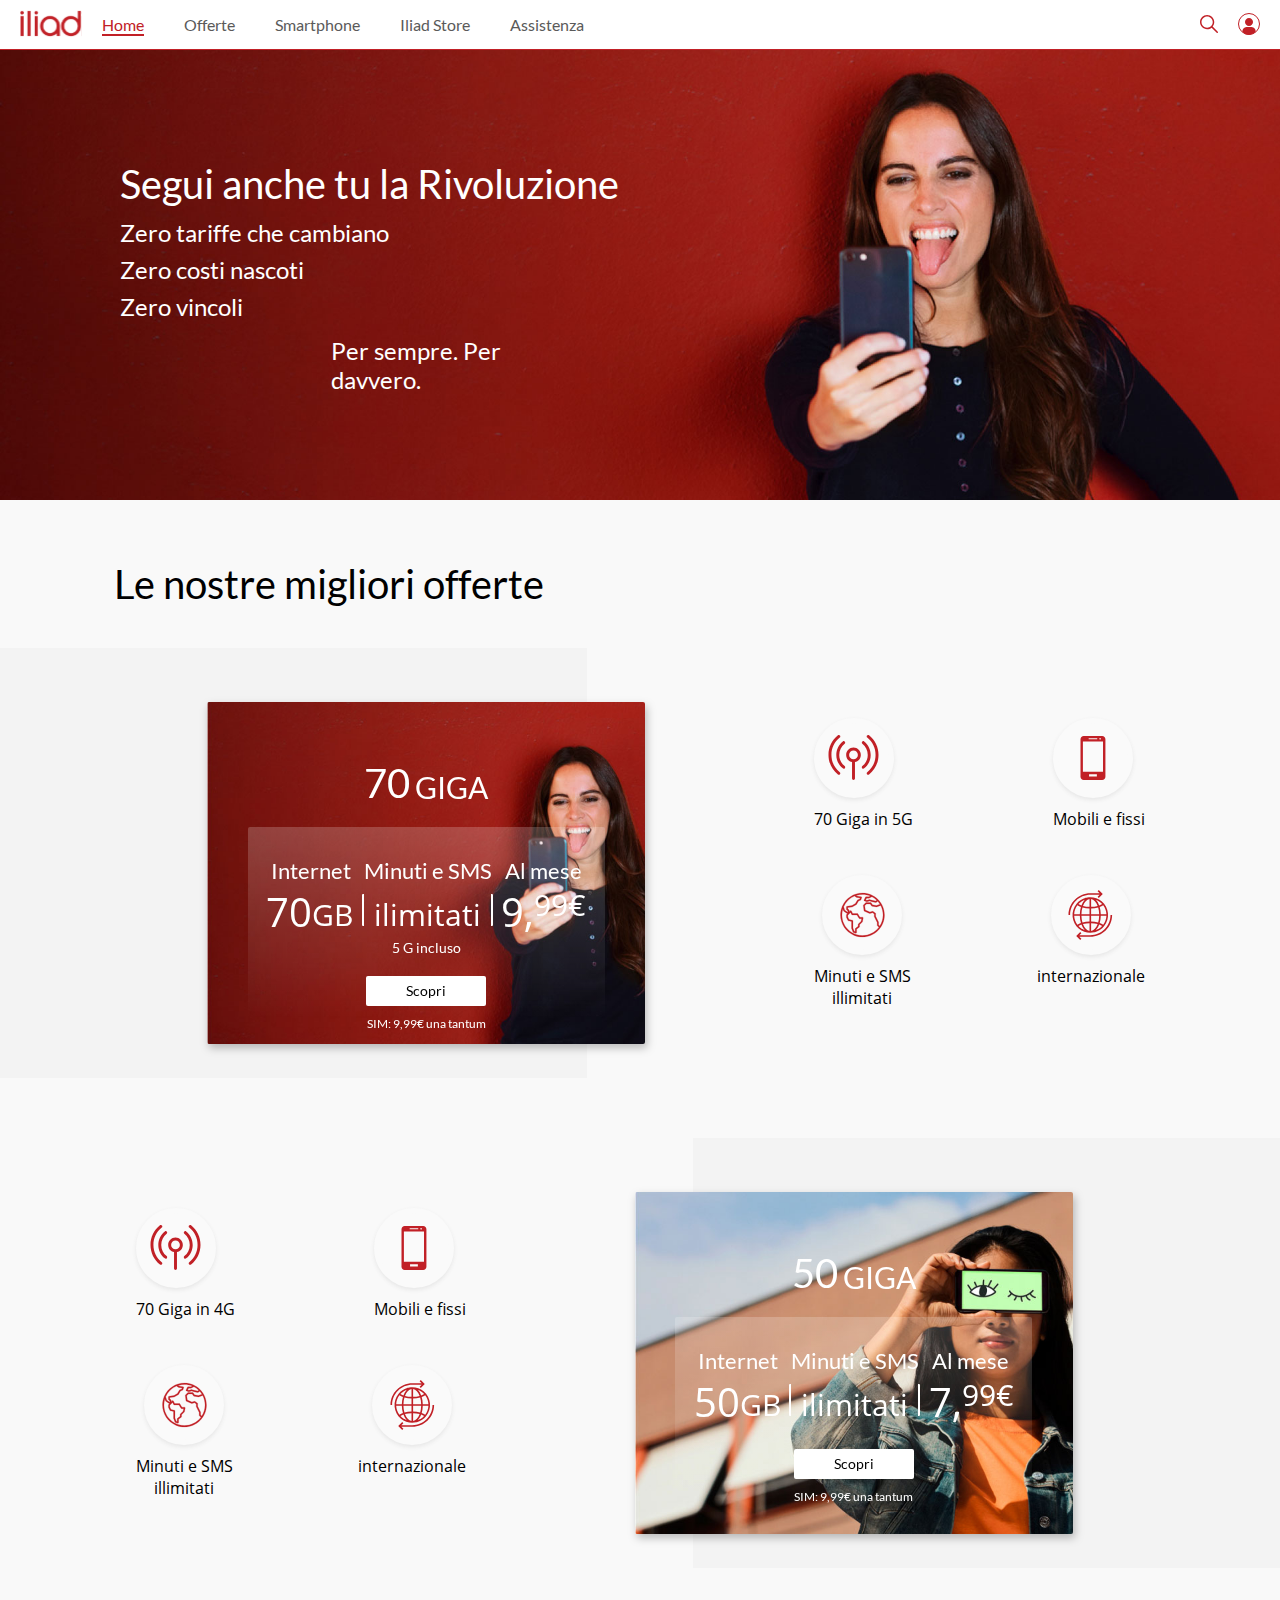
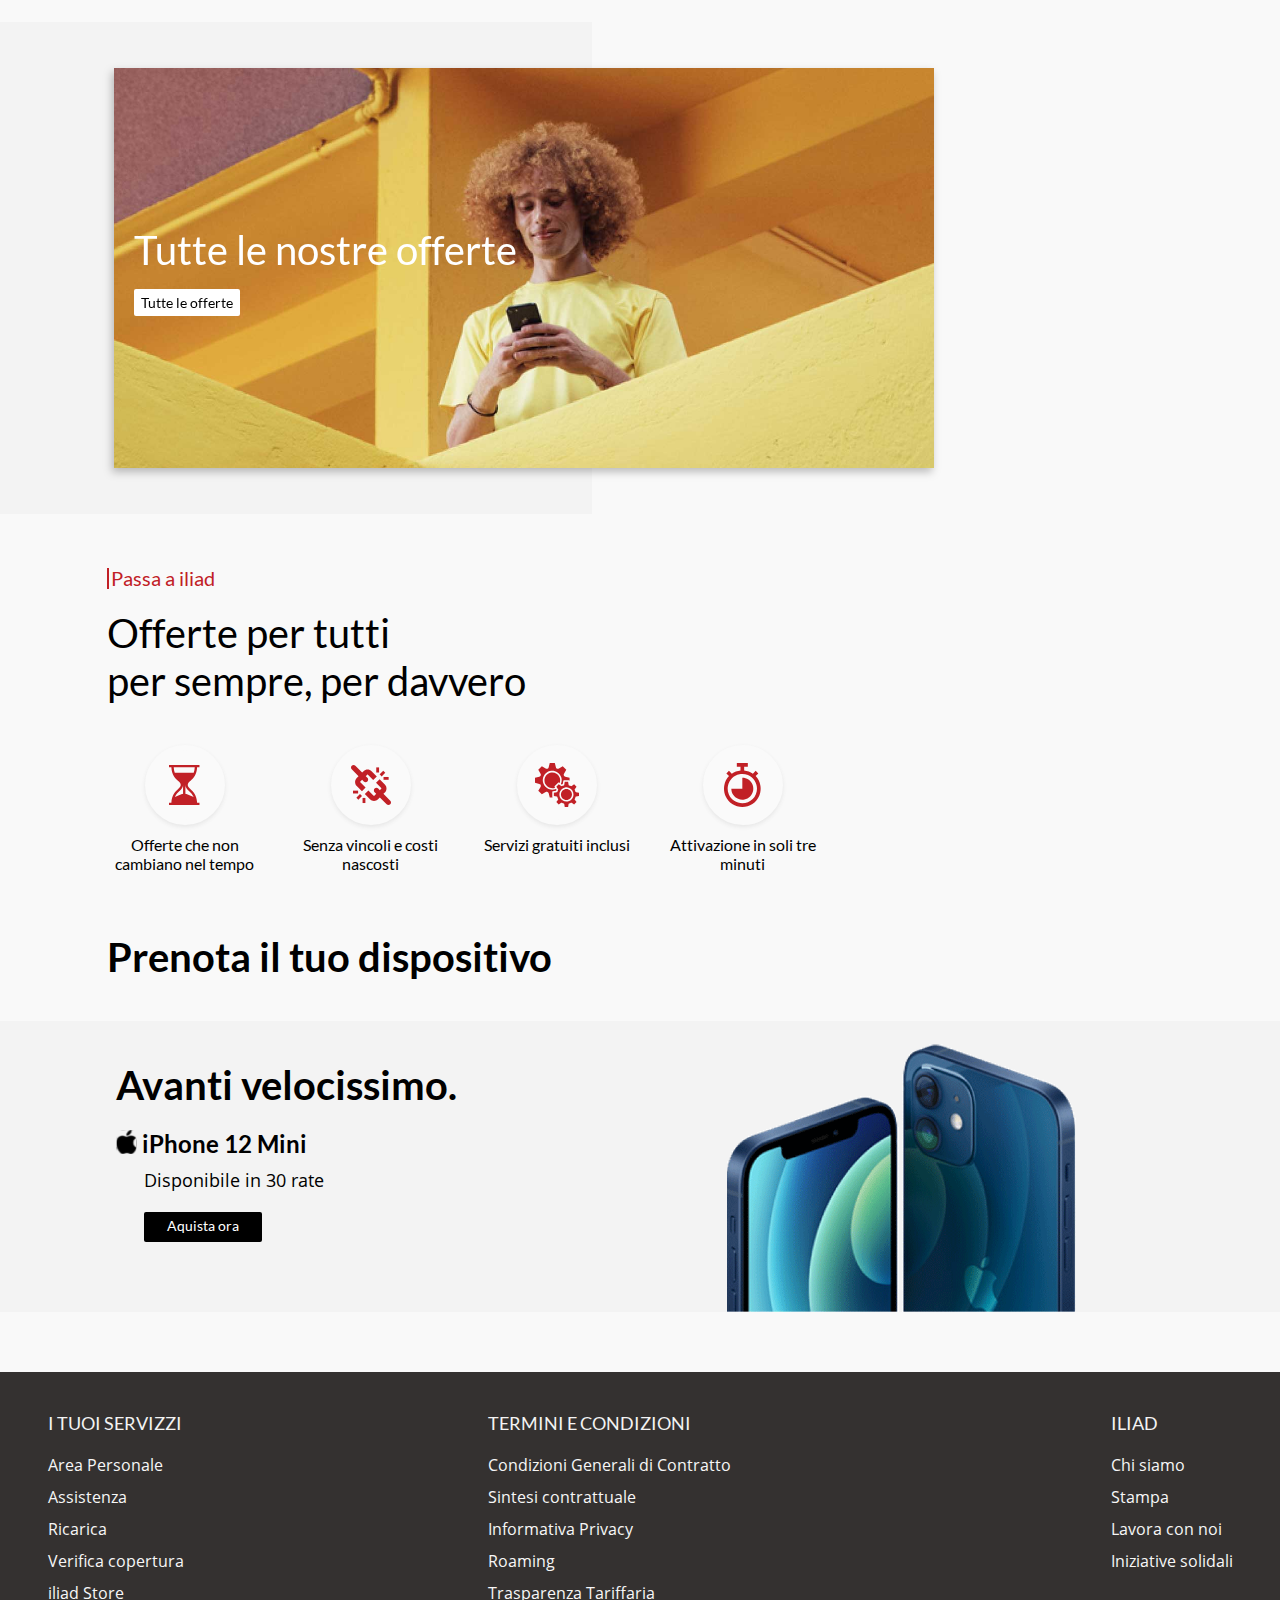
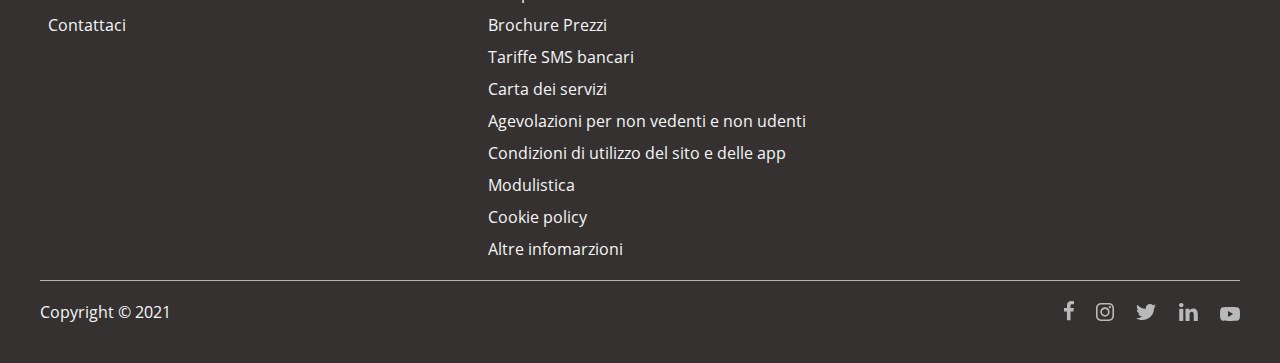
<file: index.html>
<!DOCTYPE html>
<html lang="en">

<head>
    <meta charset="UTF-8">
    <meta http-equiv="X-UA-Compatible" content="IE=edge">
    <meta name="viewport" content="width=device-width, initial-scale=1.0">
    <!--css-->
    <link rel="stylesheet" href="css/Bootstrap/bootstrap-grid.css">
    <link rel="stylesheet" href="css/style.css">
    <!--font-->
    <link rel="stylesheet" href="css/font/lato/lato.css">
    <link rel="stylesheet" href="css/font/open_sans/open_sans.css">
    <title>Iliad - Home</title>
    <!--js menu-->
    <script defer src="js/menu.js"></script>
</head>

<body>
    <div class="container-fluid">
        <!--Header-->
        <header class="header row">
            <nav class="nav">
                <div class="logo">
                   <a href="index.html"><img src="img/logo.svg" alt="logo iliad"></a> 
                </div>
                <ul class="nav-link">
                    <li><a href="index.html" class="active">Home</a></li>
                    <li><a href="offerte.html">Offerte</a></li>
                    <li><a href="#">Smartphone</a></li>
                    <li><a href="#">Iliad Store</a></li>
                    <li><a href="#">Assistenza</a></li>
                </ul>
                <div class="area">
                    <a href="#"><img src="img/Seaarch.svg" alt=""></a>
                    <a href="area-personale.html"><img src="img/Area_personale.svg" alt=""></a>
                </div>
                <div class="buger">
                    <div class="line1"></div>
                    <div class="line2 "></div>
                    <div class="line3 "></div>
                </div>
            </nav>
            <!--Cover-->
            <div class="cover row">
                <div class="cover-text col-lg-11 offset-lg-1 col-md-11 col-sm-12 ">
                    <h1 class="cover-text-title ">Segui anche tu la Rivoluzione</h1>
                    <p class="cover-text-descr ">Zero tariffe che cambiano</p>
                    <p class="cover-text-descr ">Zero costi nascoti</p>
                    <p class="cover-text-descr ">Zero vincoli</p>
                </div>
                <div class="cover-motto  col-lg-2 offset-5 offset-sm-3">
                    <p class="cover-motto-text">Per sempre. Per davvero.</p\>
                </div>
            </div>
            <!--//Cover-->
        </header>
        <!--//Header-->
        <section class="offerte row">
            <h1 class="secttion-title col-12 offset-lg-1  ">Le nostre migliori offerte</h1>
            <!--offerta 70 -->
            <div class="offerta row">
                <div class="offerta-base col-lg-6">

                </div>
                <div class="offerta-dettaglio">
                    <div class="offerta-title">
                        <h2 class="offerta-dettaglio-title">70</h2>
                        <P>GIGA</P>
                    </div>
                    <div class="dettaglio-text">
                        <div class="dettaglio-title">
                            <p>Internet</p>
                            <p>Minuti e SMS</p>
                            <p>Al mese</p>
                        </div>
                        <div class="text-descr">
                            <div class="giga">
                                <h2>70</h2>
                                <p>GB</p>
                            </div>
                            <div class="ilimitati">
                                <h2>ilimitati</h2>
                            </div>
                            <div class="prezzo">
                                <h2>9,</h2>
                                <p>99€</p>
                            </div>
                        </div>
                        <p class="incluso-5g">5 G incluso</p>
                        <div class="scopri">
                            <a href="#" class="scopri"> Scopri</a>
                            <p>SIM: 9,99€ una tantum</p>
                        </div>
                    </div>
                </div>
                <div class="offerta-icon col-lg-6">
                    <div class="icon-1">
                        <div class="internet">
                            <div class="cicle">
                                <img src="img/Internet.svg" alt="internet" />
                            </div>
                            <p>70 Giga in 5G</p>
                        </div>
                        <div class="mobili">
                            <div class="cicle">
                                <img src="img/Mobili_&_fissi.svg" alt="mobili & fissi" />
                            </div>

                            <p>Mobili e fissi</p>
                        </div>
                    </div>
                    <div class="icon-2">
                        <div class="europa">
                            <div class="cicle">
                                <img src="img/Europa.svg" alt="Europa minuti e sms" />
                            </div>
                            <p>Minuti e SMS<br> illimitati
                            </p>
                        </div>
                        <div class="internazionale">
                            <div class="cicle">
                                <img src="img/internazionale.svg" alt="Europa minuti e sms" />
                            </div>

                            <p>internazionale</p>
                        </div>
                    </div>
                </div>
            </div>
            <!--//Offerta 70-->
        </section>
        <!--offerta 50-->
        <section class="offerte-50">
            <div class=" offerta row">
                <div class="offerta-icon col-lg-6">
                    <div class="icon-1">
                        <div class="internet">
                            <div class="cicle">
                                <img src="img/Internet.svg" alt="internet" />
                            </div>
                            <p>70 Giga in 4G</p>
                        </div>
                        <div class="mobili">
                            <div class="cicle">
                                <img src="img/Mobili_&_fissi.svg" alt="mobili & fissi" />
                            </div>

                            <p>Mobili e fissi</p>
                        </div>
                    </div>
                    <div class="icon-2">
                        <div class="europa">
                            <div class="cicle">
                                <img src="img/Europa.svg" alt="Europa minuti e sms" />
                            </div>
                            <p>Minuti e SMS<br> illimitati
                            </p>
                        </div>
                        <div class="internazionale">
                            <div class="cicle">
                                <img src="img/internazionale.svg" alt="Europa minuti e sms" />
                            </div>

                            <p>internazionale</p>
                        </div>
                    </div>
                </div>
                <div class="offerta-base col-lg-6">

                </div>
                <div class="offerta-dettaglio  reverse ">
                    <div class="offerta-title">
                        <h2 class="offerta-dettaglio-title">50</h2>
                        <P>GIGA</P>
                    </div>
                    <div class="dettaglio-text ">
                        <div class="dettaglio-title">
                            <p>Internet</p>
                            <p>Minuti e SMS</p>
                            <p>Al mese</p>
                        </div>
                        <div class="text-descr">
                            <div class="giga">
                                <h2>50</h2>
                                <p>GB</p>
                            </div>
                            <div class="ilimitati">
                                <h2>ilimitati</h2>
                            </div>
                            <div class="prezzo">
                                <h2>7,</h2>
                                <p>99€</p>
                            </div>
                        </div>
                        <div class="scopri">
                            <a href="#" class="scopri"> Scopri</a>
                            <p>SIM: 9,99€ una tantum</p>
                        </div>
                    </div>
                </div>
            </div>
        </section>

        <!--//Offerta 50-->

        <!--tutte le nostre offerte-->
        <section class="tutte-offerte row">
            <div class="offerta col-12">
                <div class="base">
                </div>
                <div class="offerte-img">
                    <div class="overlay">
                        <h1 class="tittle-offerte">Tutte le nostre offerte</h1>
                        <a href="#"> Tutte le offerte</a>
                    </div>
                </div>
            </div>
        </section>
        <!--//tutte le nostre offerte-->
        <!--passa a iliad-->
        <section class="passa-illiad row ">
            <h2 class="title col-11 offset-lg-1 ">Passa a iliad</h2>
            <h1 class="motto col-5  col-md-7 offset-lg-1">Offerte per tutti <br>per sempre, per davvero</h1>
            <div class="icons col-11 offset-lg-1">
                <div class="icon">
                    <div class="cicle">
                        <img src="img/time.svg" alt="clessidra">
                    </div>
                    <p>Offerte che non cambiano nel tempo</p>
                </div>
                <div class="icon">
                    <div class="cicle">
                        <img src="img/vincoli.svg" alt="catena spezzata">
                    </div>
                    <p>Senza vincoli e costi nascosti</p>
                </div>
                <div class="icon">
                    <div class="cicle">
                        <img src="img/servizi.svg" alt="ingranaggi">
                    </div>

                    <p>Servizi gratuiti inclusi</p>
                </div>

                <div class="icon">
                    <div class="cicle">
                        <img src="img/Attivazione.svg" alt="clessidra">
                    </div>
                    <p>Attivazione in soli tre minuti</p>
                </div>

            </div>

        </section>
        <!--//passa a iliad-->
        <!--Prenota il tuo dispositivo-->
        <section class="prenota row">
            <h1 class="prenota-title  col-11 offset-lg-1">Prenota il tuo dispositivo</h1>
            <div class="banner">
                <div class="img-banner">
                    <h2 class="banner-title col-12">Avanti velocissimo.</h2>
                    <div class="logo-apple">
                        <img src="img/Apple_logo_black.svg" alt="logo Apple">
                        <h3>iPhone 12 Mini</h3>
                    </div>
                    <div class="descrizione">
                        <p>Disponibile in 30 rate</p>
                        <a href="#" class="link_banner">Aquista ora</a>
                    </div>

                </div>
                <img src="img/iphone_banner.png" alt="Iphone grande" class="img_iphone">
            </div>
        </section>
        <!--// prenota il tuo dispositivo-->
        <!--Footer -->
        <footer class="footer">
            <div class="container row">
                <div class="tuoi-servizi col-lg-4 col-sm-12">
                    <h5 class="title">I tuoi servizzi</h5>
                    <a href="" class="tuoi-servizi-item">Area Personale</a>
                    <a href="" class="tuoi-servizi-item">Assistenza</a>
                    <a href="" class="tuoi-servizi-item">Ricarica</a>
                    <a href="" class="tuoi-servizi-item">Verifica copertura</a>
                    <a href="" class="tuoi-servizi-item">iliad Store</a>
                    <a href="" class="tuoi-servizi-item">Contattaci</a>
                </div>
                <div class="termini-condizioni col-lg-4 col-sm-12">
                    <h5 class="title">TERMINI E CONDIZIONI</h5>
                    <a href="" class="termini-link">Condizioni Generali di Contratto </a>
                    <a href="" class="termini-link">Sintesi contrattuale </a>
                    <a href="" class="termini-link">Informativa Privacy</a>
                    <a href="" class="termini-link">Roaming</a>
                    <a href="" class="termini-link">Trasparenza Tariffaria </a>
                    <a href="" class="termini-link">Brochure Prezzi </a>
                    <a href="" class="termini-link">Tariffe SMS bancari </a>
                    <a href="" class="termini-link">Carta dei servizi </a>
                    <a href="" class="termini-link">Agevolazioni per non vedenti e non udenti</a>
                    <a href="" class="termini-link">Condizioni di utilizzo del sito e delle app</a>
                    <a href="" class="termini-link">Modulistica</a>
                    <a href="" class="termini-link">Cookie policy</a>
                    <a href="" class="termini-link">Altre infomarzioni</a>
                </div>
                <div class="iliad col-lg-4">
                    <h5 class="title">ILIAD</h5>
                    <a href="" class="iliad-link">Chi siamo</a>
                    <a href="" class="iliad-link">Stampa</a>
                    <a href="" class="iliad-link">Lavora con noi</a>
                    <a href="" class="iliad-link">Iniziative solidali</a>
                </div>
                <div class="sub-footer row">
                    <h6 class="copy col-lg-6 col-md-6 col-sm-6">Copyright © 2021</h6>
                    <div class="social col-lg-6">
                        <img src="img/Facebook.svg" alt="Facebook" class="social_img">
                        <img src="img/Instagram.svg" alt="Instagram" class="social_img">
                        <img src="img/twitter.svg" alt="Twitter" class="social_img">
                        <img src="img/Linkedin.svg" alt="Linkedin" class="social_img">
                        <img src="img/Youtube.svg" alt="YouTube" class="social_img">
                    </div>
                </div>
            </div>

        </footer>
        <!--//Footer-->
    </div>
    <!--//conatiner-fluid-->


</body>

</html>
</file>
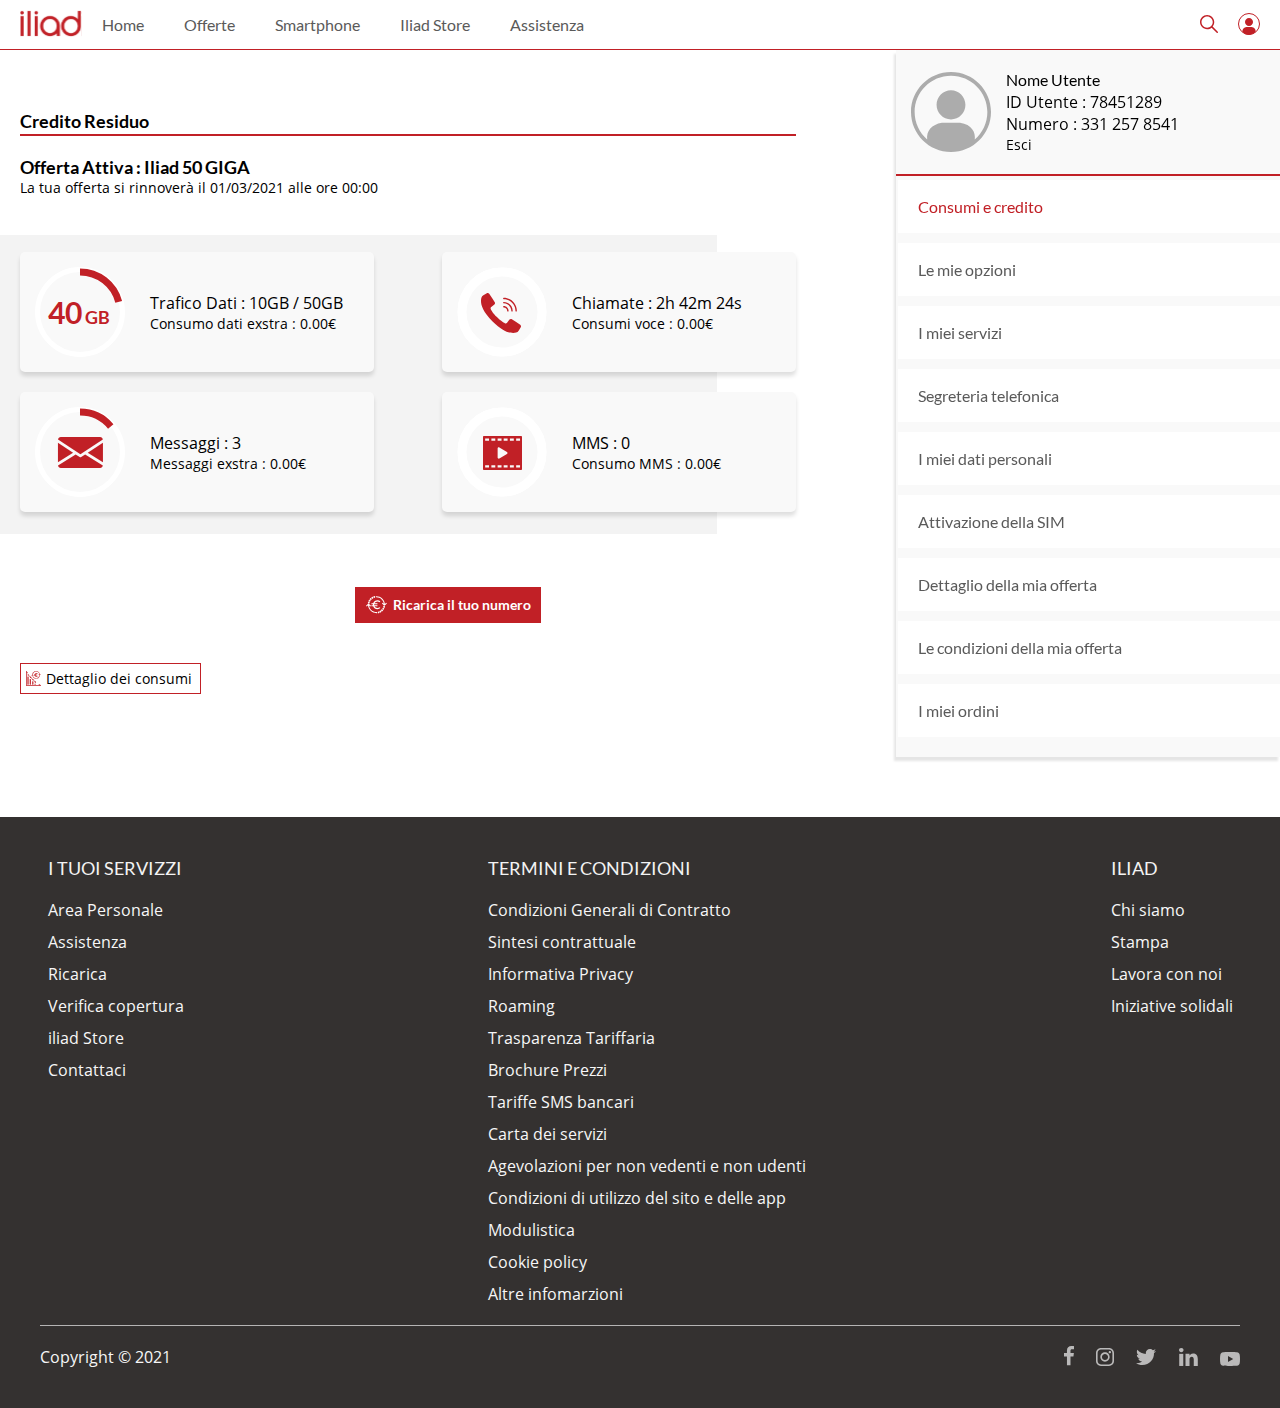
<file: area-personale.html>
<!DOCTYPE html>
<html lang="en">

<head>
    <meta charset="UTF-8">
    <meta http-equiv="X-UA-Compatible" content="IE=edge">
    <meta name="viewport" content="width=device-width, initial-scale=1.0">
    <!--css-->
    <link rel="stylesheet" href="css/Bootstrap/bootstrap-grid.css">
    <link rel="stylesheet" href="css/style.css">
    <!--font-->
    <link rel="stylesheet" href="css/font/lato/lato.css">
    <link rel="stylesheet" href="css/font/open_sans/open_sans.css">
    <title>Iliad - Area Personale</title>
    <!--js menu-->
    <script defer src="js/menu.js"></script>
     <!--js script area personale-->
     <script defer src="js/script-area.js"></script>
</head>

<body class="bacground">
    <div class="container-fluid">
        <!--Header-->
        <header class="header row">
            <nav class="nav">
                <div class="logo">
                    <a href="index.html"><img src="img/logo.svg" alt="logo iliad"></a> 
                </div>
                <ul class="nav-link">
                    <li><a href="index.html">Home</a></li>
                    <li><a href="offerte.html">Offerte</a></li>
                    <li><a href="#">Smartphone</a></li>
                    <li><a href="#">Iliad Store</a></li>
                    <li><a href="#">Assistenza</a></li>
                </ul>
                <div class="area">
                    <a href="#"><img src="img/Seaarch.svg" alt=""></a>
                    <a href="area-personale.html"><img src="img/Area_personale.svg" alt=""></a>
                </div>
                <div class="buger">
                    <div class="line1"></div>
                    <div class="line2 "></div>
                    <div class="line3 "></div>
                </div>
            </nav>
        </header>
        <!--//Header-->
        <div class="container-section">
            <!-- credito -->
            <section class="credit-section ">
                <div class="credit">
                    <h1 class="credit-title">Credito Residuo</h1>
                    <div class="description">
                        <h2>Offerta Attiva : Iliad 50 GIGA</h2>
                        <p>La tua offerta si rinnoverà il 01/03/2021 alle ore 00:00</p>
                    </div>
                    <div class="credit-info">
                        <!--info giga-->
                        <div class="giga">
                            <div class="info-icon">
                                <svg class="giga-svg">
                                    <circle cx="70" cy="70" r="40"></circle>
                                    <circle cx="70" cy="70" r="40"></circle>
                                </svg>
                                <h2>40 <span>GB</span></h2>
                            </div>
                            <div class="info-description">
                                <h3>Trafico Dati : 10GB / 50GB</h3>
                                <p>Consumo dati exstra : 0.00€</p>
                            </div>
                        </div>
                        <!--Info call-->
                        <div class="call">
                            <div class="info-icon">
                                <svg>
                                    <circle cx="70" cy="70" r="40"></circle>
                                    <circle cx="70" cy="70" r="40"></circle>
                                </svg>
                                <img src="img/Call-icon.svg" alt="">
                            </div>
                            <div class="info-description">
                                <h3>Chiamate : 2h 42m 24s</h3>
                                <p>Consumi voce : 0.00€</p>
                            </div>
                        </div>
                        <!--info sms-->
                        <div class="sms">
                            <div class="info-icon">
                                <svg class="sms-svg">
                                    <circle cx="70" cy="70" r="40"></circle>
                                    <circle cx="70" cy="70" r="40"></circle>
                                </svg>
                                <img src="img/Email-icon.svg" alt="">
                            </div>
                            <div class="info-description">
                                <h3>Messaggi : 3</h3>
                                <p>Messaggi exstra : 0.00€</p>
                            </div>
                        </div>
                        <!--info mms-->
                        <div class="mms">
                            <div class="info-icon">
                                <svg>
                                    <circle cx="70" cy="70" r="40"></circle>
                                    <circle cx="70" cy="70" r="40"></circle>
                                </svg>
                                <img src="img/smm-icon.svg" alt="">
                            </div>
                            <div class="info-description">
                                <h3>MMS : 0</h3>
                                <p>Consumo MMS : 0.00€</p>
                            </div>
                        </div>
                    </div>
                    <div class="credit-base"></div>
                </div>
                <!--dettaglio dei consumi -->
                <a href="#" class="btn-credit"><img src="img/btn-credit.svg" alt=""> Ricarica il tuo numero</a>
                <!--dettaglio dei consumi -->
                <div class="detail">
                    <a href="#" class="btn-detail"><img src="img/detail.svg" alt="">Dettaglio dei consumi </a>
                </div>
            </section>
            <!--// credito-->

            <!--dettaglio utente-->
            <section class="user-section ">
                <div class="user">
                    <!--info utente-->
                    <div class="user-info">
                        <div class="user-burger">
                            <img src="img/user-burger.svg" alt="">
                        </div>
                        <img src="img/user.svg" alt="">
                        <div class="user-secription">
                            <h3>Nome Utente</h3>
                            <h4>ID Utente : 78451289</h4>
                            <p>Numero : 331 257 8541</p>
                            <a href="index.html">Esci</a>
                        </div>
                    </div>
                    <!--//info utente-->
                    <!--menu utente-->
                    <div class="user-menu">
                        <ul class="menu-link">
                            <li class="menu-link-item"><a href="#" class="active">Consumi e credito</a></li>
                            <li class="menu-link-item"><a href="#">Le mie opzioni</a></li>
                            <li class="menu-link-item"><a href="#">I miei servizi</a></li>
                            <li class="menu-link-item"><a href="#">Segreteria telefonica</a></li>
                            <li class="menu-link-item"><a href="#">I miei dati personali</a></li>
                            <li class="menu-link-item"><a href="#">Attivazione della SIM</a></li>
                            <li class="menu-link-item"><a href="#">Dettaglio della mia offerta</a></li>
                            <li class="menu-link-item"><a href="#">Le condizioni della mia offerta</a></li>
                            <li class="menu-link-item"><a href="#">I miei ordini</a></li>
                        </ul>
                    </div>
                    <!--//menu utente-->
                </div>
            </section>
            <!--//dettaglio utente-->

        </div>

        <!--Footer -->
        <footer class="footer">
            <div class="container row">
                <div class="tuoi-servizi col-lg-4 col-sm-12">
                    <h5 class="title">I tuoi servizzi</h5>
                    <a href="" class="tuoi-servizi-item">Area Personale</a>
                    <a href="" class="tuoi-servizi-item">Assistenza</a>
                    <a href="" class="tuoi-servizi-item">Ricarica</a>
                    <a href="" class="tuoi-servizi-item">Verifica copertura</a>
                    <a href="" class="tuoi-servizi-item">iliad Store</a>
                    <a href="" class="tuoi-servizi-item">Contattaci</a>
                </div>
                <div class="termini-condizioni col-lg-4 col-sm-12">
                    <h5 class="title">TERMINI E CONDIZIONI</h5>
                    <a href="" class="termini-link">Condizioni Generali di Contratto </a>
                    <a href="" class="termini-link">Sintesi contrattuale </a>
                    <a href="" class="termini-link">Informativa Privacy</a>
                    <a href="" class="termini-link">Roaming</a>
                    <a href="" class="termini-link">Trasparenza Tariffaria </a>
                    <a href="" class="termini-link">Brochure Prezzi </a>
                    <a href="" class="termini-link">Tariffe SMS bancari </a>
                    <a href="" class="termini-link">Carta dei servizi </a>
                    <a href="" class="termini-link">Agevolazioni per non vedenti e non udenti</a>
                    <a href="" class="termini-link">Condizioni di utilizzo del sito e delle app</a>
                    <a href="" class="termini-link">Modulistica</a>
                    <a href="" class="termini-link">Cookie policy</a>
                    <a href="" class="termini-link">Altre infomarzioni</a>
                </div>
                <div class="iliad col-lg-4">
                    <h5 class="title">ILIAD</h5>
                    <a href="" class="iliad-link">Chi siamo</a>
                    <a href="" class="iliad-link">Stampa</a>
                    <a href="" class="iliad-link">Lavora con noi</a>
                    <a href="" class="iliad-link">Iniziative solidali</a>
                </div>
                <div class="sub-footer row">
                    <h6 class="copy col-lg-6 col-md-6 col-sm-6">Copyright © 2021</h6>
                    <div class="social col-lg-6">
                        <img src="img/Facebook.svg" alt="Facebook" class="social_img">
                        <img src="img/Instagram.svg" alt="Instagram" class="social_img">
                        <img src="img/twitter.svg" alt="Twitter" class="social_img">
                        <img src="img/Linkedin.svg" alt="Linkedin" class="social_img">
                        <img src="img/Youtube.svg" alt="YouTube" class="social_img">
                    </div>
                </div>
            </div>

        </footer>
        <!--//Footer-->
    </div>
    <!--//conatiner-fluid-->


</body>

</html>
</file>
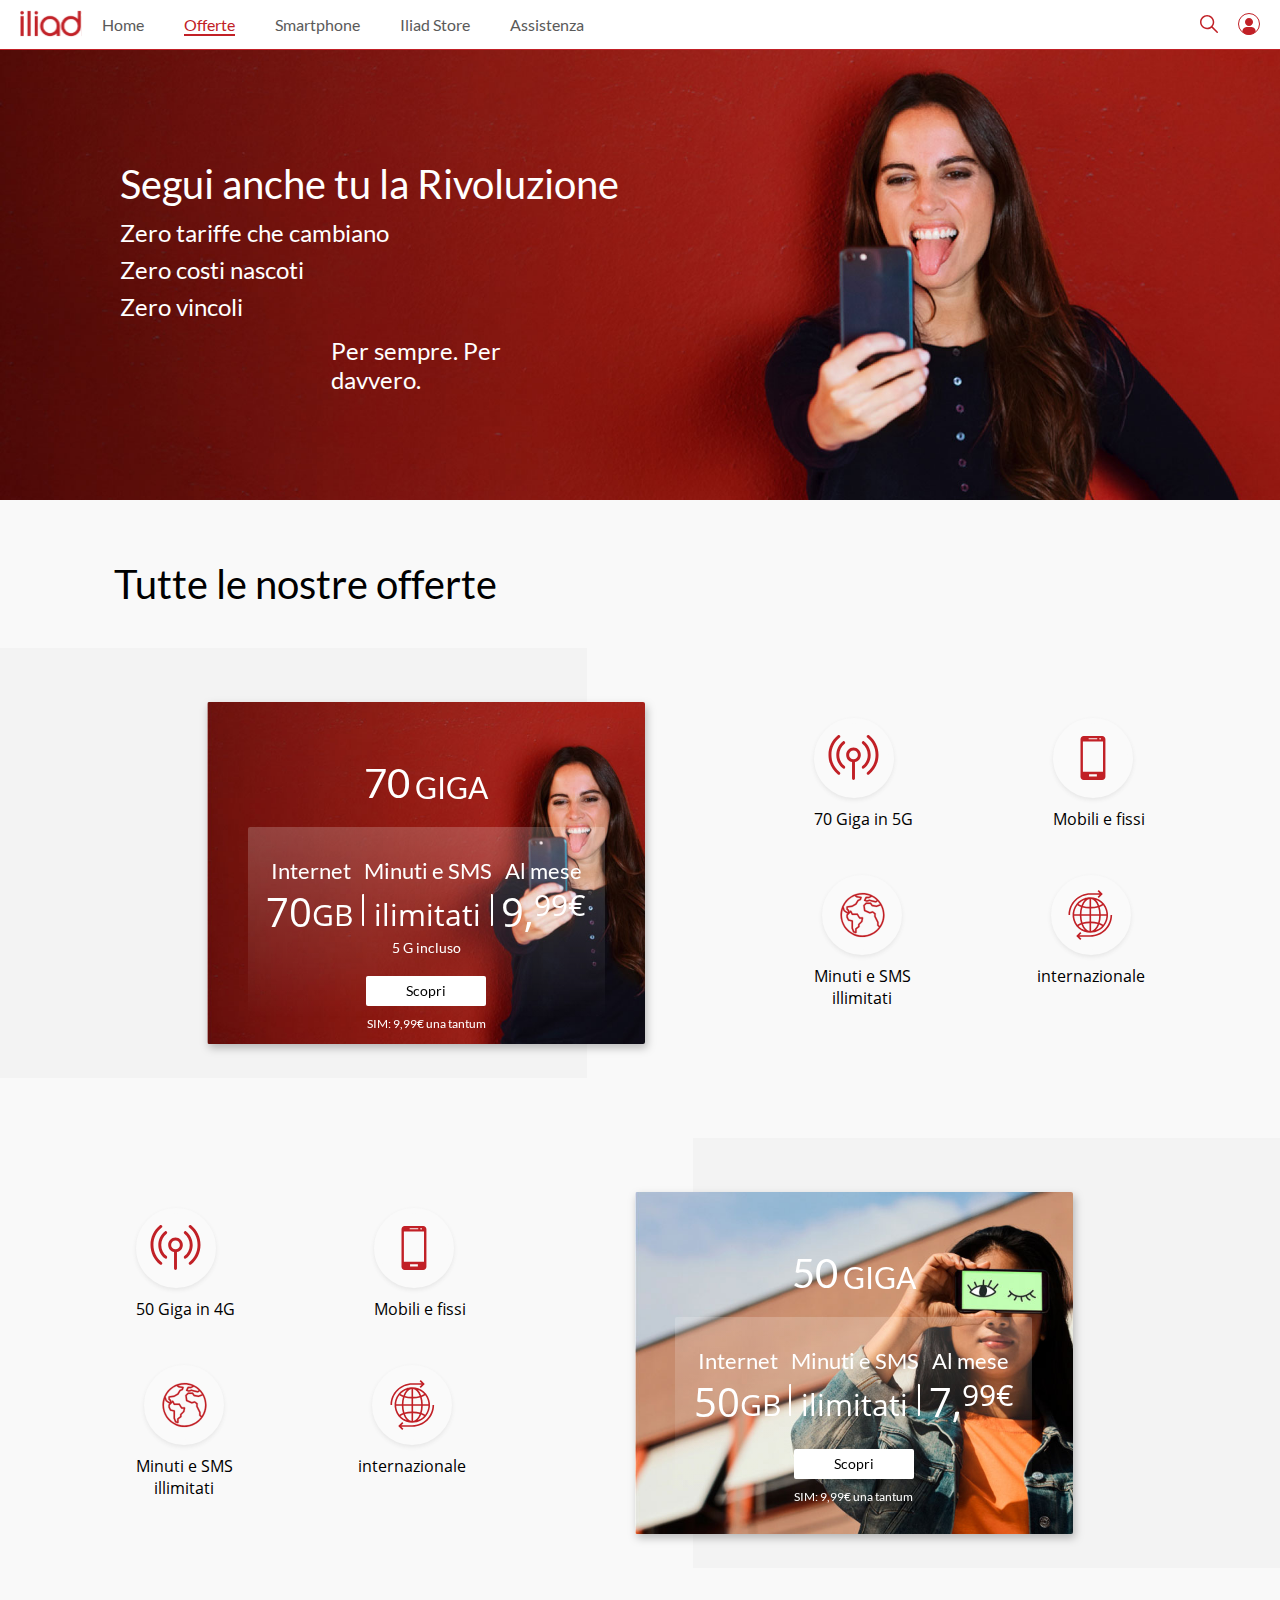
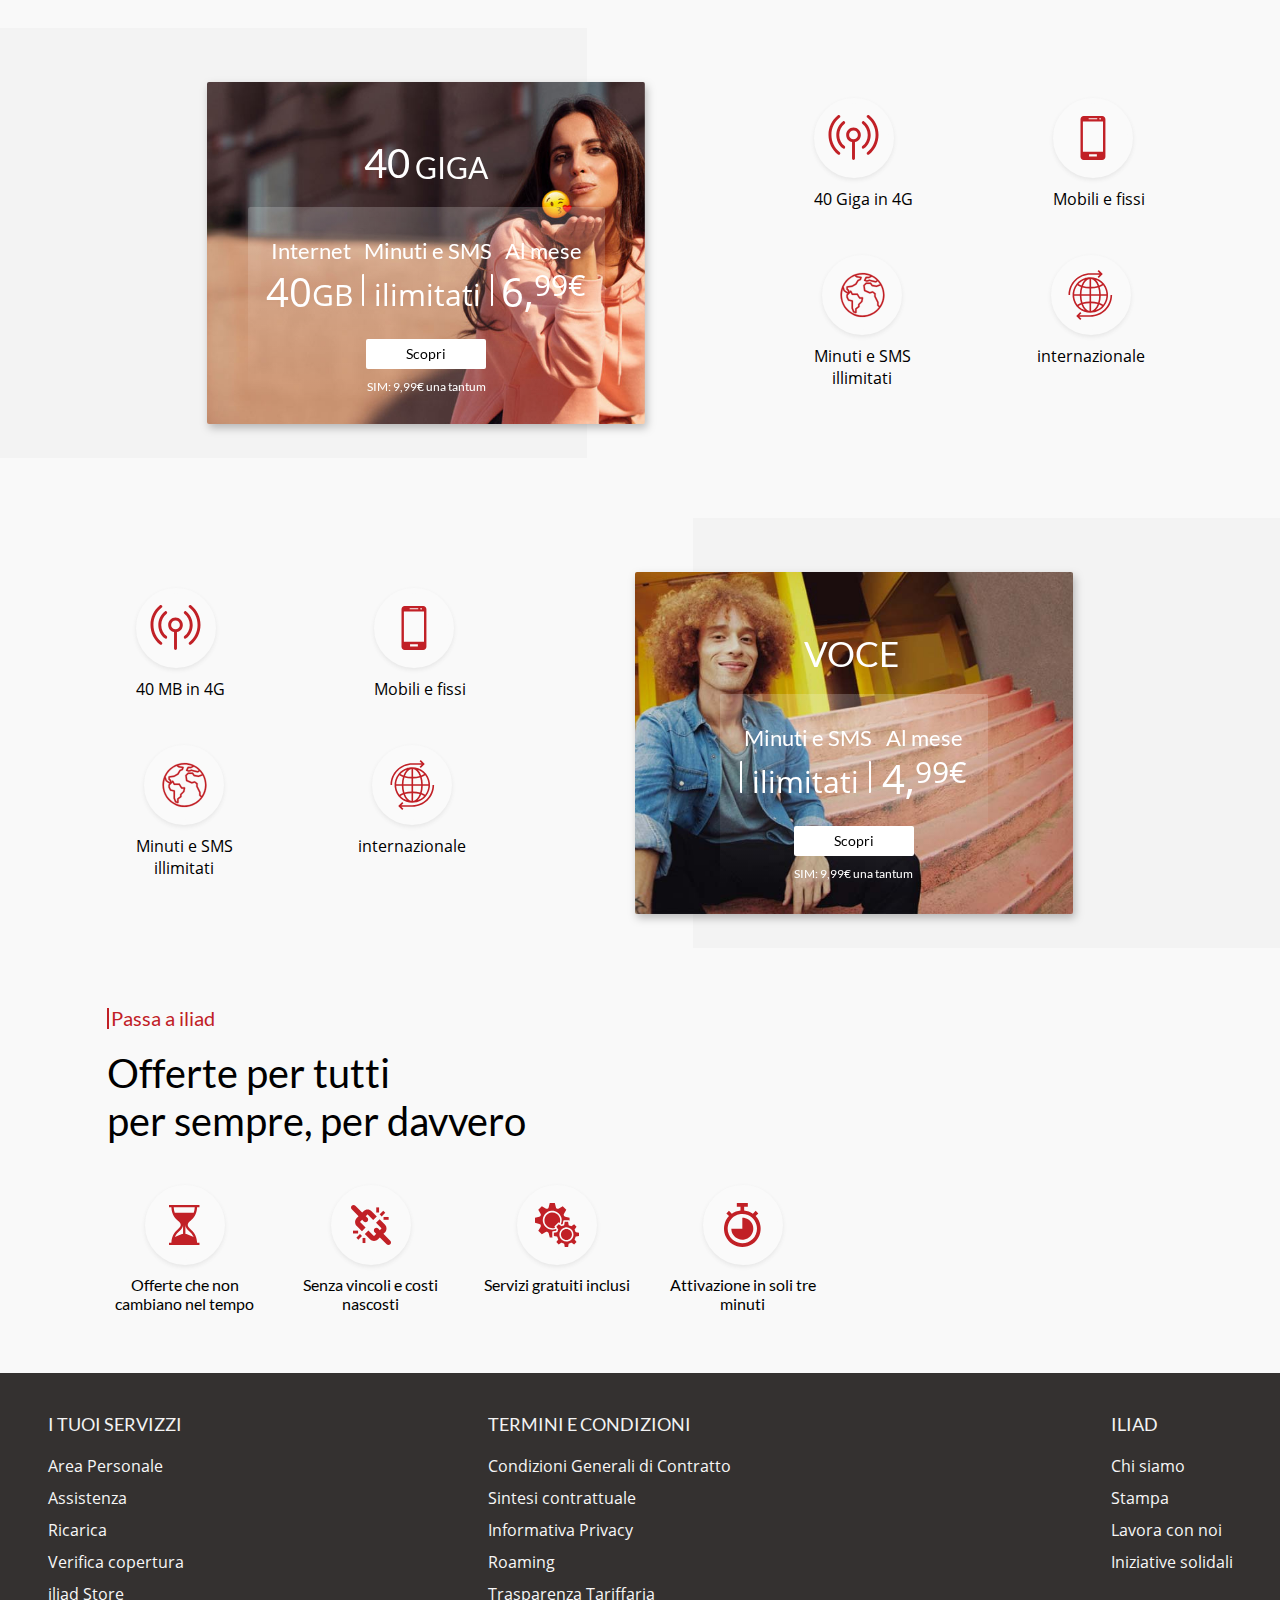
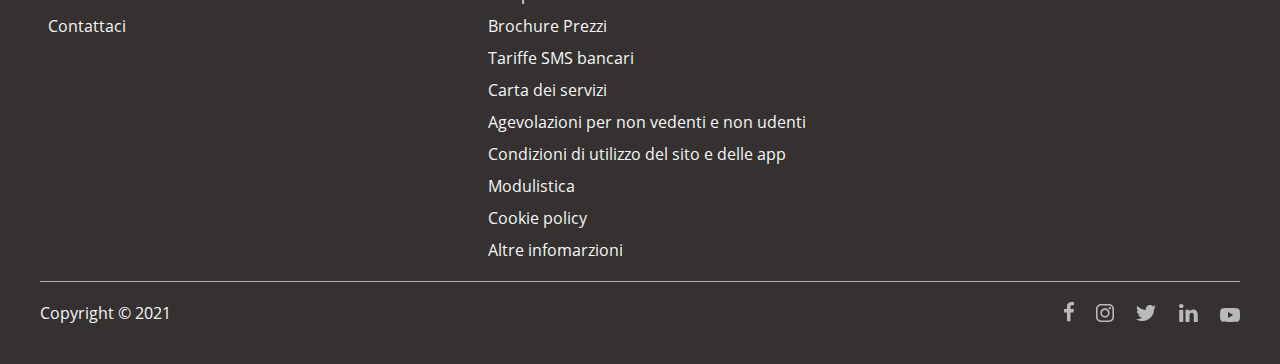
<file: offerte.html>
<!DOCTYPE html>
<html lang="en">

<head>
    <meta charset="UTF-8">
    <meta http-equiv="X-UA-Compatible" content="IE=edge">
    <meta name="viewport" content="width=device-width, initial-scale=1.0">
    <!--css-->
    <link rel="stylesheet" href="css/Bootstrap/bootstrap-grid.css">
    <link rel="stylesheet" href="css/style.css">
    <!--font-->
    <link rel="stylesheet" href="css/font/lato/lato.css">
    <link rel="stylesheet" href="css/font/open_sans/open_sans.css">
    <title>Iliad - Offerte</title>
    <!--js menu-->
    <script defer src="js/menu.js"></script>
</head>

<body>
    <div class="container-fluid">
        <!--Header-->
        <header class="header row">
            <nav class="nav">
                <div class="logo">
                    <a href="index.html"><img src="img/logo.svg" alt="logo iliad"></a> 
                </div>
                <ul class="nav-link">
                    <li><a href="index.html">Home</a></li>
                    <li><a href="offerte.html" class="active">Offerte</a></li>
                    <li><a href="#">Smartphone</a></li>
                    <li><a href="#">Iliad Store</a></li>
                    <li><a href="#">Assistenza</a></li>
                </ul>
                <div class="area">
                    <a href="#"><img src="img/Seaarch.svg" alt=""></a>
                    <a href="area-personale.html"><img src="img/Area_personale.svg" alt=""></a>
                </div>
                <div class="buger">
                    <div class="line1"></div>
                    <div class="line2 "></div>
                    <div class="line3 "></div>
                </div>
            </nav>
            <!--Cover-->
            <div class="cover row">
                <div class="cover-text col-lg-11 offset-lg-1 col-md-11 col-sm-12 ">
                    <h1 class="cover-text-title ">Segui anche tu la Rivoluzione</h1>
                    <p class="cover-text-descr ">Zero tariffe che cambiano</p>
                    <p class="cover-text-descr ">Zero costi nascoti</p>
                    <p class="cover-text-descr ">Zero vincoli</p>
                </div>
                <div class="cover-motto  col-lg-2 offset-5 offset-sm-3">
                    <p class="cover-motto-text">Per sempre. Per davvero.</p\>
                </div>
            </div>
            <!--//Cover-->
        </header>
        <!--//Header-->

        <!--Offerta 70-->
        <section class="offerte row">
            <h1 class="secttion-title col-12 offset-lg-1  ">Tutte le nostre offerte</h1>
            <!--offerta 70 -->
            <div class="offerta row">
                <div class="offerta-base col-lg-6">

                </div>
                <div class="offerta-dettaglio">
                    <div class="offerta-title">
                        <h2 class="offerta-dettaglio-title">70</h2>
                        <P>GIGA</P>
                    </div>
                    <div class="dettaglio-text">
                        <div class="dettaglio-title">
                            <p>Internet</p>
                            <p>Minuti e SMS</p>
                            <p>Al mese</p>
                        </div>
                        <div class="text-descr">
                            <div class="giga">
                                <h2>70</h2>
                                <p>GB</p>
                            </div>
                            <div class="ilimitati">
                                <h2>ilimitati</h2>
                            </div>
                            <div class="prezzo">
                                <h2>9,</h2>
                                <p>99€</p>
                            </div>
                        </div>
                        <p class="incluso-5g">5 G incluso</p>
                        <div class="scopri">
                            <a href="#" class="scopri"> Scopri</a>
                            <p>SIM: 9,99€ una tantum</p>
                        </div>
                    </div>
                </div>
                <div class="offerta-icon col-lg-6">
                    <div class="icon-1">
                        <div class="internet">
                            <div class="cicle">
                                <img src="img/Internet.svg" alt="internet" />
                            </div>
                            <p>70 Giga in 5G</p>
                        </div>
                        <div class="mobili">
                            <div class="cicle">
                                <img src="img/Mobili_&_fissi.svg" alt="mobili & fissi" />
                            </div>

                            <p>Mobili e fissi</p>
                        </div>
                    </div>
                    <div class="icon-2">
                        <div class="europa">
                            <div class="cicle">
                                <img src="img/Europa.svg" alt="Europa minuti e sms" />
                            </div>
                            <p>Minuti e SMS<br> illimitati
                            </p>
                        </div>
                        <div class="internazionale">
                            <div class="cicle">
                                <img src="img/internazionale.svg" alt="Europa minuti e sms" />
                            </div>

                            <p>internazionale</p>
                        </div>
                    </div>
                </div>
            </div>
            <!--//Offerta 70-->
        </section>
        <!--//Offerta 70-->

        <!--offerta 50-->
        <section class="offerte-50">
            <div class=" offerta row">
                <div class="offerta-icon col-lg-6">
                    <div class="icon-1">
                        <div class="internet">
                            <div class="cicle">
                                <img src="img/Internet.svg" alt="internet" />
                            </div>
                            <p>50 Giga in 4G</p>
                        </div>
                        <div class="mobili">
                            <div class="cicle">
                                <img src="img/Mobili_&_fissi.svg" alt="mobili & fissi" />
                            </div>

                            <p>Mobili e fissi</p>
                        </div>
                    </div>
                    <div class="icon-2">
                        <div class="europa">
                            <div class="cicle">
                                <img src="img/Europa.svg" alt="Europa minuti e sms" />
                            </div>
                            <p>Minuti e SMS<br> illimitati
                            </p>
                        </div>
                        <div class="internazionale">
                            <div class="cicle">
                                <img src="img/internazionale.svg" alt="Europa minuti e sms" />
                            </div>

                            <p>internazionale</p>
                        </div>
                    </div>
                </div>
                <div class="offerta-base col-lg-6">

                </div>
                <div class="offerta-dettaglio  reverse ">
                    <div class="offerta-title">
                        <h2 class="offerta-dettaglio-title">50</h2>
                        <P>GIGA</P>
                    </div>
                    <div class="dettaglio-text ">
                        <div class="dettaglio-title">
                            <p>Internet</p>
                            <p>Minuti e SMS</p>
                            <p>Al mese</p>
                        </div>
                        <div class="text-descr">
                            <div class="giga">
                                <h2>50</h2>
                                <p>GB</p>
                            </div>
                            <div class="ilimitati">
                                <h2>ilimitati</h2>
                            </div>
                            <div class="prezzo">
                                <h2>7,</h2>
                                <p>99€</p>
                            </div>
                        </div>
                        <div class="scopri">
                            <a href="#" class="scopri"> Scopri</a>
                            <p>SIM: 9,99€ una tantum</p>
                        </div>
                    </div>
                </div>
            </div>
        </section>
        <!--//Offerta 50-->

        <!--Offerta 40-->
        <section class="offerte-40 row">
        <div class="offerta row">
            <div class="offerta-base col-lg-6">
            </div>
            <div class="offerta-dettaglio">
                <div class="offerta-title">
                    <h2 class="offerta-dettaglio-title">40</h2>
                    <P>GIGA</P>
                </div>
                <div class="dettaglio-text">
                    <div class="dettaglio-title">
                        <p>Internet</p>
                        <p>Minuti e SMS</p>
                        <p>Al mese</p>
                    </div>
                    <div class="text-descr">
                        <div class="giga">
                            <h2>40</h2>
                            <p>GB</p>
                        </div>
                        <div class="ilimitati">
                            <h2>ilimitati</h2>
                        </div>
                        <div class="prezzo">
                            <h2>6,</h2>
                            <p>99€</p>
                        </div>
                    </div>
                    <div class="scopri">
                        <a href="#" class="scopri"> Scopri</a>
                        <p>SIM: 9,99€ una tantum</p>
                    </div>
                </div>
            </div>
            <div class="offerta-icon col-lg-6">
                <div class="icon-1">
                    <div class="internet">
                        <div class="cicle">
                            <img src="img/Internet.svg" alt="internet" />
                        </div>
                        <p>40 Giga in 4G</p>
                    </div>
                    <div class="mobili">
                        <div class="cicle">
                            <img src="img/Mobili_&_fissi.svg" alt="mobili & fissi" />
                        </div>

                        <p>Mobili e fissi</p>
                    </div>
                </div>
                <div class="icon-2">
                    <div class="europa">
                        <div class="cicle">
                            <img src="img/Europa.svg" alt="Europa minuti e sms" />
                        </div>
                        <p>Minuti e SMS<br> illimitati
                        </p>
                    </div>
                    <div class="internazionale">
                        <div class="cicle">
                            <img src="img/internazionale.svg" alt="Europa minuti e sms" />
                        </div>

                        <p>internazionale</p>
                    </div>
                </div>
            </div>
        </div>
        <!--//Offerta 70-->
        </section>
        <!--//Offerta 40-->

        <!--offerta voce-->
        <section class="offerte-voce">
            <div class=" offerta row">
                <div class="offerta-icon col-lg-6">
                    <div class="icon-1">
                        <div class="internet">
                            <div class="cicle">
                                <img src="img/Internet.svg" alt="internet" />
                            </div>
                            <p>40 MB in 4G</p>
                        </div>
                        <div class="mobili">
                            <div class="cicle">
                                <img src="img/Mobili_&_fissi.svg" alt="mobili & fissi" />
                            </div>

                            <p>Mobili e fissi</p>
                        </div>
                    </div>
                    <div class="icon-2">
                        <div class="europa">
                            <div class="cicle">
                                <img src="img/Europa.svg" alt="Europa minuti e sms" />
                            </div>
                            <p>Minuti e SMS<br> illimitati
                            </p>
                        </div>
                        <div class="internazionale">
                            <div class="cicle">
                                <img src="img/internazionale.svg" alt="Europa minuti e sms" />
                            </div>

                            <p>internazionale</p>
                        </div>
                    </div>
                </div>
                <div class="offerta-base col-lg-6">

                </div>
                <div class="offerta-dettaglio  reverse ">
                    <div class="offerta-title">
                        <h2 class="offerta-dettaglio-title">VOCE</h2>
                    </div>
                    <div class="dettaglio-text ">
                        <div class="dettaglio-title">
                            <p>Minuti e SMS</p>
                            <p>Al mese</p>
                        </div>
                        <div class="text-descr">
                            <div class="ilimitati">
                                <h2>ilimitati</h2>
                            </div>
                            <div class="prezzo">
                                <h2>4,</h2>
                                <p>99€</p>
                            </div>
                        </div>
                        <div class="scopri">
                            <a href="#" class="scopri"> Scopri</a>
                            <p>SIM: 9,99€ una tantum</p>
                        </div>
                    </div>
                </div>
            </div>
        </section>
        <!--//Offerta voce-->

        <!--passa a iliad-->
        <section class="passa-illiad row ">
            <h2 class="title col-11 offset-lg-1 ">Passa a iliad</h2>
            <h1 class="motto col-5  col-md-7 offset-lg-1">Offerte per tutti <br>per sempre, per davvero</h1>
            <div class="icons col-11 offset-lg-1">
                <div class="icon">
                    <div class="cicle">
                        <img src="img/time.svg" alt="clessidra">
                    </div>
                    <p>Offerte che non cambiano nel tempo</p>
                </div>
                <div class="icon">
                    <div class="cicle">
                        <img src="img/vincoli.svg" alt="catena spezzata">
                    </div>
                    <p>Senza vincoli e costi nascosti</p>
                </div>
                <div class="icon">
                    <div class="cicle">
                        <img src="img/servizi.svg" alt="ingranaggi">
                    </div>

                    <p>Servizi gratuiti inclusi</p>
                </div>

                <div class="icon">
                    <div class="cicle">
                        <img src="img/Attivazione.svg" alt="clessidra">
                    </div>
                    <p>Attivazione in soli tre minuti</p>
                </div>

            </div>

        </section>
        <!--//passa a iliad-->
        <!--Footer -->
        <footer class="footer">
            <div class="container row">
                <div class="tuoi-servizi col-lg-4 col-sm-12">
                    <h5 class="title">I tuoi servizzi</h5>
                    <a href="" class="tuoi-servizi-item">Area Personale</a>
                    <a href="" class="tuoi-servizi-item">Assistenza</a>
                    <a href="" class="tuoi-servizi-item">Ricarica</a>
                    <a href="" class="tuoi-servizi-item">Verifica copertura</a>
                    <a href="" class="tuoi-servizi-item">iliad Store</a>
                    <a href="" class="tuoi-servizi-item">Contattaci</a>
                </div>
                <div class="termini-condizioni col-lg-4 col-sm-12">
                    <h5 class="title">TERMINI E CONDIZIONI</h5>
                    <a href="" class="termini-link">Condizioni Generali di Contratto </a>
                    <a href="" class="termini-link">Sintesi contrattuale </a>
                    <a href="" class="termini-link">Informativa Privacy</a>
                    <a href="" class="termini-link">Roaming</a>
                    <a href="" class="termini-link">Trasparenza Tariffaria </a>
                    <a href="" class="termini-link">Brochure Prezzi </a>
                    <a href="" class="termini-link">Tariffe SMS bancari </a>
                    <a href="" class="termini-link">Carta dei servizi </a>
                    <a href="" class="termini-link">Agevolazioni per non vedenti e non udenti</a>
                    <a href="" class="termini-link">Condizioni di utilizzo del sito e delle app</a>
                    <a href="" class="termini-link">Modulistica</a>
                    <a href="" class="termini-link">Cookie policy</a>
                    <a href="" class="termini-link">Altre infomarzioni</a>
                </div>
                <div class="iliad col-lg-4">
                    <h5 class="title">ILIAD</h5>
                    <a href="" class="iliad-link">Chi siamo</a>
                    <a href="" class="iliad-link">Stampa</a>
                    <a href="" class="iliad-link">Lavora con noi</a>
                    <a href="" class="iliad-link">Iniziative solidali</a>
                </div>
                <div class="sub-footer row">
                    <h6 class="copy col-lg-6 col-md-6 col-sm-6">Copyright © 2021</h6>
                    <div class="social col-lg-6">
                        <img src="img/Facebook.svg" alt="Facebook" class="social_img">
                        <img src="img/Instagram.svg" alt="Instagram" class="social_img">
                        <img src="img/twitter.svg" alt="Twitter" class="social_img">
                        <img src="img/Linkedin.svg" alt="Linkedin" class="social_img">
                        <img src="img/Youtube.svg" alt="YouTube" class="social_img">
                    </div>
                </div>
            </div>

        </footer>
        <!--//Footer-->
    </div>
    <!--//conatiner-fluid-->


</body>

</html>
</file>
<file: css/style.css>
* {
  margin: 0px;
  padding: 0px;
  -webkit-box-sizing: border-box;
          box-sizing: border-box;
}

html {
  font-size: 10px;
}

body {
  background-color: #F9F9F9;
}

.row {
  margin: 0px;
}

.container-fluid {
  padding: 0px;
  margin: 0px auto;
  -webkit-box-orient: vertical;
  -webkit-box-direction: normal;
      -ms-flex-direction: column;
          flex-direction: column;
  -webkit-box-align: center;
      -ms-flex-align: center;
          align-items: center;
  max-width: 1400px;
  overflow: hidden;
}

.cicle {
  background: #FAFAFA;
  border: 5px solid #FAFAFA;
  -webkit-box-sizing: border-box;
          box-sizing: border-box;
  -webkit-box-shadow: 0px 2px 4px #E6E6E6;
          box-shadow: 0px 2px 4px #E6E6E6;
  width: 80px;
  height: 80px;
  border-radius: 100px;
  display: -webkit-box;
  display: -ms-flexbox;
  display: flex;
  -webkit-box-pack: center;
      -ms-flex-pack: center;
          justify-content: center;
  -webkit-box-align: center;
      -ms-flex-align: center;
          align-items: center;
  margin-bottom: 10px;
}

.offerta-dettaglio {
  width: 357px;
  height: 191px;
  background: -webkit-gradient(linear, left top, left bottom, from(rgba(255, 255, 255, 0.2)), to(rgba(255, 249, 249, 0)));
  background: linear-gradient(180deg, rgba(255, 255, 255, 0.2) 0%, rgba(255, 249, 249, 0) 100%);
  border-radius: 2px;
  margin-top: 20px;
  padding-top: 30px;
}

body {
  font-family: 'Open Sans', sans-serif;
  font-family: 'Lato', sans-serif;
}

.header {
  max-width: 1400px;
  margin: 0 auto;
  display: -webkit-box;
  display: -ms-flexbox;
  display: flex;
  -webkit-box-pack: center;
      -ms-flex-pack: center;
          justify-content: center;
  -webkit-box-sizing: border-box;
          box-sizing: border-box;
}

.header .nav {
  padding: 0px 20px;
  display: -webkit-box;
  display: -ms-flexbox;
  display: flex;
  -webkit-box-pack: justify;
      -ms-flex-pack: justify;
          justify-content: space-between;
  -webkit-box-align: center;
      -ms-flex-align: center;
          align-items: center;
  background-color: white;
  min-height: 50px;
  -webkit-transition: height 0.6s ease-in;
  transition: height 0.6s ease-in;
}

.header .nav .nav-link {
  display: -webkit-box;
  display: -ms-flexbox;
  display: flex;
  width: 90%;
  list-style: none;
  margin-left: 20px;
}

.header .nav .nav-link li {
  margin-left: 40px;
}

.header .nav .nav-link li a {
  text-decoration: none;
  color: #5A5A5A;
  font-size: 16px;
  font-family: "Lato", sans-serif;
}

.header .nav .nav-link li a:hover {
  color: #C12026;
  border-bottom: 2px solid #C12026;
  padding: 0px;
}

.header .nav .nav-link li .active {
  color: #C12026;
  border-bottom: 2px solid #C12026;
  padding: 0px;
}

.header .nav .nav-link li:first-child {
  margin-left: 0px;
}

.header .nav .buger {
  display: none;
}

.header .nav .buger div {
  width: 25px;
  height: 2px;
  border-radius: 3px;
  background-color: #C12026;
  margin-top: 5px;
  -webkit-transition: all 0.5s ease-in-out;
  transition: all 0.5s ease-in-out;
  cursor: pointer;
}

.header .nav .buger div:last-child {
  width: 15px;
}

.header .nav .area {
  margin-left: 20px;
  width: 15%;
  display: -webkit-box;
  display: -ms-flexbox;
  display: flex;
  -webkit-box-align: center;
      -ms-flex-align: center;
          align-items: center;
  -webkit-box-pack: end;
      -ms-flex-pack: end;
          justify-content: flex-end;
}

.header .nav .area a {
  margin-left: 20px;
}

.header .cover {
  width: 100%;
  background-image: url(../img/Cover_home.jpg);
  background-size: cover;
  height: 450px;
}

.header .cover .cover-text {
  margin-top: 110px;
  margin-bottom: 0px;
  height: 152px;
}

.header .cover .cover-text .cover-text-title {
  font-size: 4rem;
  font-family: "Lato", sans-serif;
  color: white;
  font-weight: 400;
  margin-bottom: 10px;
}

.header .cover .cover-text .cover-text-descr {
  margin-bottom: 8px;
  color: white;
  font-family: "Lato", sans-serif;
  font-size: 2.4rem;
}

.header .cover .cover-motto {
  margin-top: -70px;
  -webkit-box-sizing: border-box;
          box-sizing: border-box;
  width: 200px;
}

.header .cover .cover-motto .cover-motto-text {
  font-family: "Lato", sans-serif;
  font-size: 2.4rem;
  color: white;
}

/* Offerte */
.offerte {
  width: 100%;
  margin-top: 60px;
  overflow: hidden;
  display: -webkit-box;
  display: -ms-flexbox;
  display: flex;
  position: relative;
  padding: 0px;
}

.offerte .secttion-title {
  font-family: "Lato", sans-serif;
  font-size: 4rem;
  font-weight: 400;
  margin-bottom: 40px;
}

.offerte .offerta {
  position: relative;
  padding: 0px;
  display: -webkit-box;
  display: -ms-flexbox;
  display: flex;
  -webkit-box-align: center;
      -ms-flex-align: center;
          align-items: center;
  -webkit-box-pack: justify;
      -ms-flex-pack: justify;
          justify-content: space-between;
  width: 90%;
  height: auto;
  -ms-flex-wrap: wrap;
      flex-wrap: wrap;
}

.offerte .offerta .offerta-base {
  width: 587px;
  height: 430px;
  background-color: #F3F3F3;
  padding-right: 30px;
}

.offerte .offerta .offerta-dettaglio {
  position: absolute;
  display: -webkit-box;
  display: -ms-flexbox;
  display: flex;
  -webkit-box-orient: vertical;
  -webkit-box-direction: normal;
      -ms-flex-direction: column;
          flex-direction: column;
  -webkit-box-pack: center;
      -ms-flex-pack: center;
          justify-content: center;
  -webkit-box-align: center;
      -ms-flex-align: center;
          align-items: center;
  width: 438px;
  height: 342px;
  background-image: url(../img/offerta_70.jpg);
  background-size: cover;
  left: 18%;
  -webkit-filter: drop-shadow(2px 4px 4px rgba(0, 0, 0, 0.25));
          filter: drop-shadow(2px 4px 4px rgba(0, 0, 0, 0.25));
}

.offerte .offerta .offerta-dettaglio .offerta-title {
  display: -webkit-box;
  display: -ms-flexbox;
  display: flex;
}

.offerte .offerta .offerta-dettaglio .offerta-title h2 {
  color: white;
  font-family: "Lato", sans-serif;
  font-size: 4rem;
  font-weight: 500;
  margin-right: 5px;
}

.offerte .offerta .offerta-dettaglio .offerta-title P {
  font-family: "Lato", sans-serif;
  font-size: 3rem;
  font-weight: 500;
  color: white;
  margin-top: 10px;
}

.offerte .offerta .offerta-dettaglio .dettaglio-text {
  width: 357px;
  height: 191px;
  background: -webkit-gradient(linear, left top, left bottom, from(rgba(255, 255, 255, 0.2)), to(rgba(255, 249, 249, 0)));
  background: linear-gradient(180deg, rgba(255, 255, 255, 0.2) 0%, rgba(255, 249, 249, 0) 100%);
  border-radius: 2px;
  margin-top: 20px;
  padding-top: 30px;
}

.offerte .offerta .offerta-dettaglio .dettaglio-text .dettaglio-title {
  display: -webkit-box;
  display: -ms-flexbox;
  display: flex;
  -webkit-box-pack: space-evenly;
      -ms-flex-pack: space-evenly;
          justify-content: space-evenly;
  color: white;
  padding: 0 10px;
}

.offerte .offerta .offerta-dettaglio .dettaglio-text .dettaglio-title p {
  font-family: "Lato", sans-serif;
  font-size: 2.2rem;
}

.offerte .offerta .offerta-dettaglio .dettaglio-text .text-descr {
  display: -webkit-box;
  display: -ms-flexbox;
  display: flex;
  -webkit-box-pack: space-evenly;
      -ms-flex-pack: space-evenly;
          justify-content: space-evenly;
  padding: 0 10px;
}

.offerte .offerta .offerta-dettaglio .dettaglio-text .text-descr .giga {
  display: -webkit-box;
  display: -ms-flexbox;
  display: flex;
}

.offerte .offerta .offerta-dettaglio .dettaglio-text .text-descr .giga h2 {
  font-family: 'Open Sans', sans-serif;
  font-weight: 400;
  font-size: 4rem;
  color: white;
}

.offerte .offerta .offerta-dettaglio .dettaglio-text .text-descr .giga P {
  font-family: 'Open Sans', sans-serif;
  font-weight: 400;
  font-size: 3rem;
  padding-top: 10px;
  color: white;
}

.offerte .offerta .offerta-dettaglio .dettaglio-text .text-descr .ilimitati {
  height: 32.17px;
  margin-top: 10px;
  border-left: 2px solid white;
  border-right: 2px solid white;
  padding: 0 10px;
  border-radius: 1px;
}

.offerte .offerta .offerta-dettaglio .dettaglio-text .text-descr .ilimitati h2 {
  font-family: 'Open Sans', sans-serif;
  font-weight: 400;
  font-size: 3rem;
  color: white;
}

.offerte .offerta .offerta-dettaglio .dettaglio-text .text-descr .prezzo {
  display: -webkit-box;
  display: -ms-flexbox;
  display: flex;
  color: white;
}

.offerte .offerta .offerta-dettaglio .dettaglio-text .text-descr .prezzo h2 {
  font-family: "Open Sans", sans-serif;
  font-weight: 400;
  font-size: 4rem;
}

.offerte .offerta .offerta-dettaglio .dettaglio-text .text-descr .prezzo P {
  font-family: "Open Sans", sans-serif;
  font-weight: 400;
  font-size: 3rem;
}

.offerte .offerta .offerta-dettaglio .dettaglio-text .incluso-5g {
  font-family: "Lato", sans-serif;
  font-size: 1.4rem;
  font-weight: 500;
  text-align: center;
  color: white;
}

.offerte .offerta .offerta-dettaglio .dettaglio-text .scopri {
  display: -webkit-box;
  display: -ms-flexbox;
  display: flex;
  -webkit-box-orient: vertical;
  -webkit-box-direction: normal;
      -ms-flex-direction: column;
          flex-direction: column;
  -webkit-box-align: center;
      -ms-flex-align: center;
          align-items: center;
  -webkit-box-pack: center;
      -ms-flex-pack: center;
          justify-content: center;
  margin-top: 10px;
}

.offerte .offerta .offerta-dettaglio .dettaglio-text .scopri a {
  color: black;
  font-family: "Lato", sans-serif;
  font-weight: 400;
  font-size: 14px;
  text-decoration: none;
  background-color: white;
  padding: 4px 40px 4px 40px;
  border-radius: 2px;
  height: 30px;
  text-align: center;
}

.offerte .offerta .offerta-dettaglio .dettaglio-text .scopri p {
  font-family: 'Lato', sans-serif;
  font-weight: 500;
  font-size: 1.2rem;
  color: white;
  text-align: center;
  margin-top: 10px;
}

.offerte .offerta .offerta-icon {
  display: -webkit-box;
  display: -ms-flexbox;
  display: flex;
  -webkit-box-orient: vertical;
  -webkit-box-direction: normal;
      -ms-flex-direction: column;
          flex-direction: column;
  -ms-flex-pack: distribute;
      justify-content: space-around;
  height: 296px;
  max-width: 30%;
}

.offerte .offerta .offerta-icon .icon-1 {
  display: -webkit-box;
  display: -ms-flexbox;
  display: flex;
  -webkit-box-orient: horizontal;
  -webkit-box-direction: normal;
      -ms-flex-direction: row;
          flex-direction: row;
  -webkit-box-pack: justify;
      -ms-flex-pack: justify;
          justify-content: space-between;
  margin-bottom: 40px;
  width: auto;
}

.offerte .offerta .offerta-icon .icon-1 .internet,
.offerte .offerta .offerta-icon .icon-1 .mobili {
  display: -webkit-box;
  display: -ms-flexbox;
  display: flex;
  -webkit-box-orient: vertical;
  -webkit-box-direction: normal;
      -ms-flex-direction: column;
          flex-direction: column;
  width: auto;
  text-align: center;
}

.offerte .offerta .offerta-icon .icon-1 .internet p,
.offerte .offerta .offerta-icon .icon-1 .mobili p {
  font-family: "Open Sans", sans-serif;
  font-weight: 400;
  font-size: 1.6rem;
}

.offerte .offerta .offerta-icon .icon-1 .internet .cicle,
.offerte .offerta .offerta-icon .icon-1 .mobili .cicle {
  background: #FAFAFA;
  border: 5px solid #FAFAFA;
  -webkit-box-sizing: border-box;
          box-sizing: border-box;
  -webkit-box-shadow: 0px 2px 4px #E6E6E6;
          box-shadow: 0px 2px 4px #E6E6E6;
  width: 80px;
  height: 80px;
  border-radius: 100px;
  display: -webkit-box;
  display: -ms-flexbox;
  display: flex;
  -webkit-box-pack: center;
      -ms-flex-pack: center;
          justify-content: center;
  -webkit-box-align: center;
      -ms-flex-align: center;
          align-items: center;
  margin-bottom: 10px;
}

.offerte .offerta .offerta-icon .icon-2 {
  display: -webkit-box;
  display: -ms-flexbox;
  display: flex;
  -webkit-box-orient: horizontal;
  -webkit-box-direction: normal;
      -ms-flex-direction: row;
          flex-direction: row;
  -webkit-box-pack: justify;
      -ms-flex-pack: justify;
          justify-content: space-between;
}

.offerte .offerta .offerta-icon .icon-2 .europa,
.offerte .offerta .offerta-icon .icon-2 .internazionale {
  display: -webkit-box;
  display: -ms-flexbox;
  display: flex;
  -webkit-box-orient: vertical;
  -webkit-box-direction: normal;
      -ms-flex-direction: column;
          flex-direction: column;
  -webkit-box-align: center;
      -ms-flex-align: center;
          align-items: center;
  text-align: center;
  width: auto;
  text-align: center;
}

.offerte .offerta .offerta-icon .icon-2 .europa p,
.offerte .offerta .offerta-icon .icon-2 .internazionale p {
  font-family: "Open Sans", sans-serif;
  font-weight: 400;
  font-size: 1.6rem;
}

.offerte .offerta .offerta-icon .icon-2 .europa .cicle,
.offerte .offerta .offerta-icon .icon-2 .internazionale .cicle {
  background: #FAFAFA;
  border: 5px solid #FAFAFA;
  -webkit-box-sizing: border-box;
          box-sizing: border-box;
  -webkit-box-shadow: 0px 2px 4px #E6E6E6;
          box-shadow: 0px 2px 4px #E6E6E6;
  width: 80px;
  height: 80px;
  border-radius: 100px;
  display: -webkit-box;
  display: -ms-flexbox;
  display: flex;
  -webkit-box-pack: center;
      -ms-flex-pack: center;
          justify-content: center;
  -webkit-box-align: center;
      -ms-flex-align: center;
          align-items: center;
  margin-bottom: 10px;
}

.offerte .offerte-50 {
  padding-right: 0px;
  padding-left: 154.5px;
  margin-top: 60px;
}

.offerte .offerte-50 .offerta-base {
  width: 587px;
  height: 430px;
  background-color: #F3F3F3;
  display: -webkit-box;
  display: -ms-flexbox;
  display: flex;
  -webkit-box-align: center;
      -ms-flex-align: center;
          align-items: center;
  padding: 0px;
}

.offerte .offerte-50 .offerta-dettaglio {
  background-image: url(../img/offerta_50.jpg);
  background-size: cover;
  -webkit-transform: translate(-90px);
          transform: translate(-90px);
  -webkit-filter: drop-shadow(2px 4px 4px rgba(0, 0, 0, 0.25));
          filter: drop-shadow(2px 4px 4px rgba(0, 0, 0, 0.25));
}

/* offerta 50  */
.offerte-50 {
  -webkit-box-pack: end;
      -ms-flex-pack: end;
          justify-content: flex-end;
  width: 100%;
  margin-top: 60px;
  overflow: hidden;
  display: -webkit-box;
  display: -ms-flexbox;
  display: flex;
  position: relative;
  padding: 0px;
}

.offerte-50 .offerta {
  position: relative;
  padding: 0px;
  display: -webkit-box;
  display: -ms-flexbox;
  display: flex;
  -webkit-box-align: center;
      -ms-flex-align: center;
          align-items: center;
  -webkit-box-pack: justify;
      -ms-flex-pack: justify;
          justify-content: space-between;
  width: 90%;
  height: auto;
  -ms-flex-wrap: wrap;
      flex-wrap: wrap;
}

.offerte-50 .offerta .offerta-base {
  width: 587px;
  height: 430px;
  background-color: #F3F3F3;
  padding-right: 30px;
}

.offerte-50 .offerta .offerta-dettaglio {
  position: absolute;
  display: -webkit-box;
  display: -ms-flexbox;
  display: flex;
  -webkit-box-orient: vertical;
  -webkit-box-direction: normal;
      -ms-flex-direction: column;
          flex-direction: column;
  -webkit-box-pack: center;
      -ms-flex-pack: center;
          justify-content: center;
  -webkit-box-align: center;
      -ms-flex-align: center;
          align-items: center;
  width: 438px;
  height: 342px;
  background-image: url(../img/offerta_50.jpg);
  background-size: cover;
  right: 18%;
  -webkit-filter: drop-shadow(2px 4px 4px rgba(0, 0, 0, 0.25));
          filter: drop-shadow(2px 4px 4px rgba(0, 0, 0, 0.25));
}

.offerte-50 .offerta .offerta-dettaglio .offerta-title {
  display: -webkit-box;
  display: -ms-flexbox;
  display: flex;
}

.offerte-50 .offerta .offerta-dettaglio .offerta-title h2 {
  color: white;
  font-family: "Lato", sans-serif;
  font-size: 4rem;
  font-weight: 500;
  margin-right: 5px;
}

.offerte-50 .offerta .offerta-dettaglio .offerta-title P {
  font-family: "Lato", sans-serif;
  font-size: 3rem;
  font-weight: 500;
  color: white;
  margin-top: 10px;
}

.offerte-50 .offerta .offerta-dettaglio .dettaglio-text {
  width: 357px;
  height: 191px;
  background: -webkit-gradient(linear, left top, left bottom, from(rgba(255, 255, 255, 0.2)), to(rgba(255, 249, 249, 0)));
  background: linear-gradient(180deg, rgba(255, 255, 255, 0.2) 0%, rgba(255, 249, 249, 0) 100%);
  border-radius: 2px;
  margin-top: 20px;
  padding-top: 30px;
}

.offerte-50 .offerta .offerta-dettaglio .dettaglio-text .dettaglio-title {
  display: -webkit-box;
  display: -ms-flexbox;
  display: flex;
  -webkit-box-pack: space-evenly;
      -ms-flex-pack: space-evenly;
          justify-content: space-evenly;
  color: white;
  padding: 0 10px;
}

.offerte-50 .offerta .offerta-dettaglio .dettaglio-text .dettaglio-title p {
  font-family: "Lato", sans-serif;
  font-size: 2.2rem;
}

.offerte-50 .offerta .offerta-dettaglio .dettaglio-text .text-descr {
  display: -webkit-box;
  display: -ms-flexbox;
  display: flex;
  -webkit-box-pack: space-evenly;
      -ms-flex-pack: space-evenly;
          justify-content: space-evenly;
  padding: 0 10px;
}

.offerte-50 .offerta .offerta-dettaglio .dettaglio-text .text-descr .giga {
  display: -webkit-box;
  display: -ms-flexbox;
  display: flex;
}

.offerte-50 .offerta .offerta-dettaglio .dettaglio-text .text-descr .giga h2 {
  font-family: 'Open Sans', sans-serif;
  font-weight: 400;
  font-size: 4rem;
  color: white;
}

.offerte-50 .offerta .offerta-dettaglio .dettaglio-text .text-descr .giga P {
  font-family: 'Open Sans', sans-serif;
  font-weight: 400;
  font-size: 3rem;
  padding-top: 10px;
  color: white;
}

.offerte-50 .offerta .offerta-dettaglio .dettaglio-text .text-descr .ilimitati {
  height: 32.17px;
  margin-top: 10px;
  border-left: 2px solid white;
  border-right: 2px solid white;
  padding: 0 10px;
  border-radius: 1px;
}

.offerte-50 .offerta .offerta-dettaglio .dettaglio-text .text-descr .ilimitati h2 {
  font-family: 'Open Sans', sans-serif;
  font-weight: 400;
  font-size: 3rem;
  color: white;
}

.offerte-50 .offerta .offerta-dettaglio .dettaglio-text .text-descr .prezzo {
  display: -webkit-box;
  display: -ms-flexbox;
  display: flex;
  color: white;
}

.offerte-50 .offerta .offerta-dettaglio .dettaglio-text .text-descr .prezzo h2 {
  font-family: "Open Sans", sans-serif;
  font-weight: 400;
  font-size: 4rem;
}

.offerte-50 .offerta .offerta-dettaglio .dettaglio-text .text-descr .prezzo P {
  font-family: "Open Sans", sans-serif;
  font-weight: 400;
  font-size: 3rem;
}

.offerte-50 .offerta .offerta-dettaglio .dettaglio-text .incluso-5g {
  font-family: "Lato", sans-serif;
  font-size: 1.4rem;
  font-weight: 500;
  text-align: center;
  color: white;
}

.offerte-50 .offerta .offerta-dettaglio .dettaglio-text .scopri {
  display: -webkit-box;
  display: -ms-flexbox;
  display: flex;
  -webkit-box-orient: vertical;
  -webkit-box-direction: normal;
      -ms-flex-direction: column;
          flex-direction: column;
  -webkit-box-align: center;
      -ms-flex-align: center;
          align-items: center;
  -webkit-box-pack: center;
      -ms-flex-pack: center;
          justify-content: center;
  margin-top: 10px;
}

.offerte-50 .offerta .offerta-dettaglio .dettaglio-text .scopri a {
  color: black;
  font-family: "Lato", sans-serif;
  font-weight: 400;
  font-size: 14px;
  text-decoration: none;
  background-color: white;
  padding: 4px 40px 4px 40px;
  border-radius: 2px;
  height: 30px;
  text-align: center;
}

.offerte-50 .offerta .offerta-dettaglio .dettaglio-text .scopri p {
  font-family: 'Lato', sans-serif;
  font-weight: 500;
  font-size: 1.2rem;
  color: white;
  text-align: center;
  margin-top: 10px;
}

.offerte-50 .offerta .offerta-icon {
  display: -webkit-box;
  display: -ms-flexbox;
  display: flex;
  -webkit-box-orient: vertical;
  -webkit-box-direction: normal;
      -ms-flex-direction: column;
          flex-direction: column;
  -ms-flex-pack: distribute;
      justify-content: space-around;
  height: 296px;
  max-width: 30%;
}

.offerte-50 .offerta .offerta-icon .icon-1 {
  display: -webkit-box;
  display: -ms-flexbox;
  display: flex;
  -webkit-box-orient: horizontal;
  -webkit-box-direction: normal;
      -ms-flex-direction: row;
          flex-direction: row;
  -webkit-box-pack: justify;
      -ms-flex-pack: justify;
          justify-content: space-between;
  margin-bottom: 40px;
  width: auto;
}

.offerte-50 .offerta .offerta-icon .icon-1 .internet,
.offerte-50 .offerta .offerta-icon .icon-1 .mobili {
  display: -webkit-box;
  display: -ms-flexbox;
  display: flex;
  -webkit-box-orient: vertical;
  -webkit-box-direction: normal;
      -ms-flex-direction: column;
          flex-direction: column;
  width: auto;
  text-align: center;
}

.offerte-50 .offerta .offerta-icon .icon-1 .internet p,
.offerte-50 .offerta .offerta-icon .icon-1 .mobili p {
  font-family: "Open Sans", sans-serif;
  font-weight: 400;
  font-size: 1.6rem;
}

.offerte-50 .offerta .offerta-icon .icon-1 .internet .cicle,
.offerte-50 .offerta .offerta-icon .icon-1 .mobili .cicle {
  background: #FAFAFA;
  border: 5px solid #FAFAFA;
  -webkit-box-sizing: border-box;
          box-sizing: border-box;
  -webkit-box-shadow: 0px 2px 4px #E6E6E6;
          box-shadow: 0px 2px 4px #E6E6E6;
  width: 80px;
  height: 80px;
  border-radius: 100px;
  display: -webkit-box;
  display: -ms-flexbox;
  display: flex;
  -webkit-box-pack: center;
      -ms-flex-pack: center;
          justify-content: center;
  -webkit-box-align: center;
      -ms-flex-align: center;
          align-items: center;
  margin-bottom: 10px;
}

.offerte-50 .offerta .offerta-icon .icon-2 {
  display: -webkit-box;
  display: -ms-flexbox;
  display: flex;
  -webkit-box-orient: horizontal;
  -webkit-box-direction: normal;
      -ms-flex-direction: row;
          flex-direction: row;
  -webkit-box-pack: justify;
      -ms-flex-pack: justify;
          justify-content: space-between;
}

.offerte-50 .offerta .offerta-icon .icon-2 .europa,
.offerte-50 .offerta .offerta-icon .icon-2 .internazionale {
  display: -webkit-box;
  display: -ms-flexbox;
  display: flex;
  -webkit-box-orient: vertical;
  -webkit-box-direction: normal;
      -ms-flex-direction: column;
          flex-direction: column;
  -webkit-box-align: center;
      -ms-flex-align: center;
          align-items: center;
  text-align: center;
  width: auto;
  text-align: center;
}

.offerte-50 .offerta .offerta-icon .icon-2 .europa p,
.offerte-50 .offerta .offerta-icon .icon-2 .internazionale p {
  font-family: "Open Sans", sans-serif;
  font-weight: 400;
  font-size: 1.6rem;
}

.offerte-50 .offerta .offerta-icon .icon-2 .europa .cicle,
.offerte-50 .offerta .offerta-icon .icon-2 .internazionale .cicle {
  background: #FAFAFA;
  border: 5px solid #FAFAFA;
  -webkit-box-sizing: border-box;
          box-sizing: border-box;
  -webkit-box-shadow: 0px 2px 4px #E6E6E6;
          box-shadow: 0px 2px 4px #E6E6E6;
  width: 80px;
  height: 80px;
  border-radius: 100px;
  display: -webkit-box;
  display: -ms-flexbox;
  display: flex;
  -webkit-box-pack: center;
      -ms-flex-pack: center;
          justify-content: center;
  -webkit-box-align: center;
      -ms-flex-align: center;
          align-items: center;
  margin-bottom: 10px;
}

/* tette le offerte */
.tutte-offerte {
  width: 100%;
  display: -webkit-box;
  display: -ms-flexbox;
  display: flex;
  -webkit-box-align: center;
      -ms-flex-align: center;
          align-items: center;
  margin: 100px 0px;
}

.tutte-offerte .offerta {
  padding: 0px;
  margin: 0px auto;
  display: -webkit-box;
  display: -ms-flexbox;
  display: flex;
  height: auto;
  position: relative;
  -webkit-box-align: center;
      -ms-flex-align: center;
          align-items: center;
}

.tutte-offerte .offerta .base {
  -ms-grid-column: 1;
      grid-column-start: 1;
  grid-column-end: 1;
  -ms-grid-row: 1;
      grid-row-start: 1;
  grid-row-end: 1;
  width: 592px;
  height: 492px;
  background-color: #F3F3F3;
  position: absolute;
}

.tutte-offerte .offerta .offerte-img {
  width: 100%;
  padding: 0px;
  background-image: url(../img/tutte_offerter.jpg);
  max-width: 820px;
  height: 400px;
  background-size: cover;
  -webkit-filter: drop-shadow(-2px 4px 4px rgba(0, 0, 0, 0.25));
          filter: drop-shadow(-2px 4px 4px rgba(0, 0, 0, 0.25));
  display: -webkit-box;
  display: -ms-flexbox;
  display: flex;
  -webkit-box-orient: vertical;
  -webkit-box-direction: normal;
      -ms-flex-direction: column;
          flex-direction: column;
  -webkit-box-pack: center;
      -ms-flex-pack: center;
          justify-content: center;
  padding: 0 20px;
  margin-left: 114px;
}

.tutte-offerte .offerta .offerte-img .overlay .tittle-offerte {
  font-family: "Lato", sans-serif;
  font-size: 4rem;
  font-weight: 400;
  color: white;
  margin-bottom: 20px;
}

.tutte-offerte .offerta .offerte-img .overlay a {
  color: black;
  font-family: "Lato", sans-serif;
  font-weight: 400;
  font-size: 14px;
  text-decoration: none;
  background-color: white;
  width: 118px;
  padding: 5px 7px;
  border-radius: 2px;
  height: 30px;
  text-align: center;
}

/* offerta 40*/
.offerte-40 {
  width: 100%;
  margin-top: 60px;
  overflow: hidden;
  display: -webkit-box;
  display: -ms-flexbox;
  display: flex;
  position: relative;
  padding: 0px;
}

.offerte-40 .secttion-title {
  font-family: "Lato", sans-serif;
  font-size: 4rem;
  font-weight: 400;
  margin-bottom: 40px;
}

.offerte-40 .offerta {
  position: relative;
  padding: 0px;
  display: -webkit-box;
  display: -ms-flexbox;
  display: flex;
  -webkit-box-align: center;
      -ms-flex-align: center;
          align-items: center;
  -webkit-box-pack: justify;
      -ms-flex-pack: justify;
          justify-content: space-between;
  width: 90%;
  height: auto;
  -ms-flex-wrap: wrap;
      flex-wrap: wrap;
}

.offerte-40 .offerta .offerta-base {
  width: 587px;
  height: 430px;
  background-color: #F3F3F3;
  padding-right: 30px;
}

.offerte-40 .offerta .offerta-dettaglio {
  position: absolute;
  display: -webkit-box;
  display: -ms-flexbox;
  display: flex;
  -webkit-box-orient: vertical;
  -webkit-box-direction: normal;
      -ms-flex-direction: column;
          flex-direction: column;
  -webkit-box-pack: center;
      -ms-flex-pack: center;
          justify-content: center;
  -webkit-box-align: center;
      -ms-flex-align: center;
          align-items: center;
  width: 438px;
  height: 342px;
  background-image: url(../img/offerta_40.jpg);
  background-size: cover;
  left: 18%;
  -webkit-filter: drop-shadow(2px 4px 4px rgba(0, 0, 0, 0.25));
          filter: drop-shadow(2px 4px 4px rgba(0, 0, 0, 0.25));
}

.offerte-40 .offerta .offerta-dettaglio .offerta-title {
  display: -webkit-box;
  display: -ms-flexbox;
  display: flex;
}

.offerte-40 .offerta .offerta-dettaglio .offerta-title h2 {
  color: white;
  font-family: "Lato", sans-serif;
  font-size: 4rem;
  font-weight: 500;
  margin-right: 5px;
}

.offerte-40 .offerta .offerta-dettaglio .offerta-title P {
  font-family: "Lato", sans-serif;
  font-size: 3rem;
  font-weight: 500;
  color: white;
  margin-top: 10px;
}

.offerte-40 .offerta .offerta-dettaglio .dettaglio-text {
  width: 357px;
  height: 191px;
  background: -webkit-gradient(linear, left top, left bottom, from(rgba(255, 255, 255, 0.2)), to(rgba(255, 249, 249, 0)));
  background: linear-gradient(180deg, rgba(255, 255, 255, 0.2) 0%, rgba(255, 249, 249, 0) 100%);
  border-radius: 2px;
  margin-top: 20px;
  padding-top: 30px;
}

.offerte-40 .offerta .offerta-dettaglio .dettaglio-text .dettaglio-title {
  display: -webkit-box;
  display: -ms-flexbox;
  display: flex;
  -webkit-box-pack: space-evenly;
      -ms-flex-pack: space-evenly;
          justify-content: space-evenly;
  color: white;
  padding: 0 10px;
}

.offerte-40 .offerta .offerta-dettaglio .dettaglio-text .dettaglio-title p {
  font-family: "Lato", sans-serif;
  font-size: 2.2rem;
}

.offerte-40 .offerta .offerta-dettaglio .dettaglio-text .text-descr {
  display: -webkit-box;
  display: -ms-flexbox;
  display: flex;
  -webkit-box-pack: space-evenly;
      -ms-flex-pack: space-evenly;
          justify-content: space-evenly;
  padding: 0 10px;
}

.offerte-40 .offerta .offerta-dettaglio .dettaglio-text .text-descr .giga {
  display: -webkit-box;
  display: -ms-flexbox;
  display: flex;
}

.offerte-40 .offerta .offerta-dettaglio .dettaglio-text .text-descr .giga h2 {
  font-family: 'Open Sans', sans-serif;
  font-weight: 400;
  font-size: 4rem;
  color: white;
}

.offerte-40 .offerta .offerta-dettaglio .dettaglio-text .text-descr .giga P {
  font-family: 'Open Sans', sans-serif;
  font-weight: 400;
  font-size: 3rem;
  padding-top: 10px;
  color: white;
}

.offerte-40 .offerta .offerta-dettaglio .dettaglio-text .text-descr .ilimitati {
  height: 32.17px;
  margin-top: 10px;
  border-left: 2px solid white;
  border-right: 2px solid white;
  padding: 0 10px;
  border-radius: 1px;
}

.offerte-40 .offerta .offerta-dettaglio .dettaglio-text .text-descr .ilimitati h2 {
  font-family: 'Open Sans', sans-serif;
  font-weight: 400;
  font-size: 3rem;
  color: white;
}

.offerte-40 .offerta .offerta-dettaglio .dettaglio-text .text-descr .prezzo {
  display: -webkit-box;
  display: -ms-flexbox;
  display: flex;
  color: white;
}

.offerte-40 .offerta .offerta-dettaglio .dettaglio-text .text-descr .prezzo h2 {
  font-family: "Open Sans", sans-serif;
  font-weight: 400;
  font-size: 4rem;
}

.offerte-40 .offerta .offerta-dettaglio .dettaglio-text .text-descr .prezzo P {
  font-family: "Open Sans", sans-serif;
  font-weight: 400;
  font-size: 3rem;
}

.offerte-40 .offerta .offerta-dettaglio .dettaglio-text .incluso-5g {
  font-family: "Lato", sans-serif;
  font-size: 1.4rem;
  font-weight: 500;
  text-align: center;
  color: white;
}

.offerte-40 .offerta .offerta-dettaglio .dettaglio-text .scopri {
  display: -webkit-box;
  display: -ms-flexbox;
  display: flex;
  -webkit-box-orient: vertical;
  -webkit-box-direction: normal;
      -ms-flex-direction: column;
          flex-direction: column;
  -webkit-box-align: center;
      -ms-flex-align: center;
          align-items: center;
  -webkit-box-pack: center;
      -ms-flex-pack: center;
          justify-content: center;
  margin-top: 10px;
}

.offerte-40 .offerta .offerta-dettaglio .dettaglio-text .scopri a {
  color: black;
  font-family: "Lato", sans-serif;
  font-weight: 400;
  font-size: 14px;
  text-decoration: none;
  background-color: white;
  padding: 4px 40px 4px 40px;
  border-radius: 2px;
  height: 30px;
  text-align: center;
}

.offerte-40 .offerta .offerta-dettaglio .dettaglio-text .scopri p {
  font-family: 'Lato', sans-serif;
  font-weight: 500;
  font-size: 1.2rem;
  color: white;
  text-align: center;
  margin-top: 10px;
}

.offerte-40 .offerta .offerta-icon {
  display: -webkit-box;
  display: -ms-flexbox;
  display: flex;
  -webkit-box-orient: vertical;
  -webkit-box-direction: normal;
      -ms-flex-direction: column;
          flex-direction: column;
  -ms-flex-pack: distribute;
      justify-content: space-around;
  height: 296px;
  max-width: 30%;
}

.offerte-40 .offerta .offerta-icon .icon-1 {
  display: -webkit-box;
  display: -ms-flexbox;
  display: flex;
  -webkit-box-orient: horizontal;
  -webkit-box-direction: normal;
      -ms-flex-direction: row;
          flex-direction: row;
  -webkit-box-pack: justify;
      -ms-flex-pack: justify;
          justify-content: space-between;
  margin-bottom: 40px;
  width: auto;
}

.offerte-40 .offerta .offerta-icon .icon-1 .internet,
.offerte-40 .offerta .offerta-icon .icon-1 .mobili {
  display: -webkit-box;
  display: -ms-flexbox;
  display: flex;
  -webkit-box-orient: vertical;
  -webkit-box-direction: normal;
      -ms-flex-direction: column;
          flex-direction: column;
  width: auto;
  text-align: center;
}

.offerte-40 .offerta .offerta-icon .icon-1 .internet p,
.offerte-40 .offerta .offerta-icon .icon-1 .mobili p {
  font-family: "Open Sans", sans-serif;
  font-weight: 400;
  font-size: 1.6rem;
}

.offerte-40 .offerta .offerta-icon .icon-1 .internet .cicle,
.offerte-40 .offerta .offerta-icon .icon-1 .mobili .cicle {
  background: #FAFAFA;
  border: 5px solid #FAFAFA;
  -webkit-box-sizing: border-box;
          box-sizing: border-box;
  -webkit-box-shadow: 0px 2px 4px #E6E6E6;
          box-shadow: 0px 2px 4px #E6E6E6;
  width: 80px;
  height: 80px;
  border-radius: 100px;
  display: -webkit-box;
  display: -ms-flexbox;
  display: flex;
  -webkit-box-pack: center;
      -ms-flex-pack: center;
          justify-content: center;
  -webkit-box-align: center;
      -ms-flex-align: center;
          align-items: center;
  margin-bottom: 10px;
}

.offerte-40 .offerta .offerta-icon .icon-2 {
  display: -webkit-box;
  display: -ms-flexbox;
  display: flex;
  -webkit-box-orient: horizontal;
  -webkit-box-direction: normal;
      -ms-flex-direction: row;
          flex-direction: row;
  -webkit-box-pack: justify;
      -ms-flex-pack: justify;
          justify-content: space-between;
}

.offerte-40 .offerta .offerta-icon .icon-2 .europa,
.offerte-40 .offerta .offerta-icon .icon-2 .internazionale {
  display: -webkit-box;
  display: -ms-flexbox;
  display: flex;
  -webkit-box-orient: vertical;
  -webkit-box-direction: normal;
      -ms-flex-direction: column;
          flex-direction: column;
  -webkit-box-align: center;
      -ms-flex-align: center;
          align-items: center;
  text-align: center;
  width: auto;
  text-align: center;
}

.offerte-40 .offerta .offerta-icon .icon-2 .europa p,
.offerte-40 .offerta .offerta-icon .icon-2 .internazionale p {
  font-family: "Open Sans", sans-serif;
  font-weight: 400;
  font-size: 1.6rem;
}

.offerte-40 .offerta .offerta-icon .icon-2 .europa .cicle,
.offerte-40 .offerta .offerta-icon .icon-2 .internazionale .cicle {
  background: #FAFAFA;
  border: 5px solid #FAFAFA;
  -webkit-box-sizing: border-box;
          box-sizing: border-box;
  -webkit-box-shadow: 0px 2px 4px #E6E6E6;
          box-shadow: 0px 2px 4px #E6E6E6;
  width: 80px;
  height: 80px;
  border-radius: 100px;
  display: -webkit-box;
  display: -ms-flexbox;
  display: flex;
  -webkit-box-pack: center;
      -ms-flex-pack: center;
          justify-content: center;
  -webkit-box-align: center;
      -ms-flex-align: center;
          align-items: center;
  margin-bottom: 10px;
}

.offerte-40 .offerte-50 {
  padding-right: 0px;
  padding-left: 154.5px;
  margin-top: 60px;
}

.offerte-40 .offerte-50 .offerta-base {
  width: 587px;
  height: 430px;
  background-color: #F3F3F3;
  display: -webkit-box;
  display: -ms-flexbox;
  display: flex;
  -webkit-box-align: center;
      -ms-flex-align: center;
          align-items: center;
  padding: 0px;
}

.offerte-40 .offerte-50 .offerta-dettaglio {
  background-image: url(../img/offerta_50.jpg);
  background-size: cover;
  -webkit-transform: translate(-90px);
          transform: translate(-90px);
  -webkit-filter: drop-shadow(2px 4px 4px rgba(0, 0, 0, 0.25));
          filter: drop-shadow(2px 4px 4px rgba(0, 0, 0, 0.25));
}

/* offerta voce */
.offerte-voce {
  -webkit-box-pack: end;
      -ms-flex-pack: end;
          justify-content: flex-end;
  width: 100%;
  margin-top: 60px;
  overflow: hidden;
  display: -webkit-box;
  display: -ms-flexbox;
  display: flex;
  position: relative;
  padding: 0px;
  margin-bottom: 60px;
}

.offerte-voce .offerta {
  position: relative;
  padding: 0px;
  display: -webkit-box;
  display: -ms-flexbox;
  display: flex;
  -webkit-box-align: center;
      -ms-flex-align: center;
          align-items: center;
  -webkit-box-pack: justify;
      -ms-flex-pack: justify;
          justify-content: space-between;
  width: 90%;
  height: auto;
  -ms-flex-wrap: wrap;
      flex-wrap: wrap;
}

.offerte-voce .offerta .offerta-base {
  width: 587px;
  height: 430px;
  background-color: #F3F3F3;
  padding-right: 30px;
}

.offerte-voce .offerta .offerta-dettaglio {
  position: absolute;
  display: -webkit-box;
  display: -ms-flexbox;
  display: flex;
  -webkit-box-orient: vertical;
  -webkit-box-direction: normal;
      -ms-flex-direction: column;
          flex-direction: column;
  -webkit-box-pack: center;
      -ms-flex-pack: center;
          justify-content: center;
  -webkit-box-align: center;
      -ms-flex-align: center;
          align-items: center;
  width: 438px;
  height: 342px;
  background-image: url(../img/offerta_voce.jpg);
  background-size: cover;
  right: 18%;
  -webkit-filter: drop-shadow(2px 4px 4px rgba(0, 0, 0, 0.25));
          filter: drop-shadow(2px 4px 4px rgba(0, 0, 0, 0.25));
}

.offerte-voce .offerta .offerta-dettaglio .offerta-title {
  display: -webkit-box;
  display: -ms-flexbox;
  display: flex;
}

.offerte-voce .offerta .offerta-dettaglio .offerta-title h2 {
  color: white;
  font-family: "Lato", sans-serif;
  font-size: 3.5rem;
  font-weight: 500;
  margin-right: 5px;
}

.offerte-voce .offerta .offerta-dettaglio .dettaglio-text {
  width: 268px;
  height: 191px;
  background: -webkit-gradient(linear, left top, left bottom, from(rgba(255, 255, 255, 0.2)), to(rgba(255, 249, 249, 0)));
  background: linear-gradient(180deg, rgba(255, 255, 255, 0.2) 0%, rgba(255, 249, 249, 0) 100%);
  border-radius: 2px;
  margin-top: 20px;
  padding-top: 30px;
}

.offerte-voce .offerta .offerta-dettaglio .dettaglio-text .dettaglio-title {
  display: -webkit-box;
  display: -ms-flexbox;
  display: flex;
  -webkit-box-pack: space-evenly;
      -ms-flex-pack: space-evenly;
          justify-content: space-evenly;
  color: white;
  padding: 0 10px;
}

.offerte-voce .offerta .offerta-dettaglio .dettaglio-text .dettaglio-title p {
  font-family: "Lato", sans-serif;
  font-size: 2.2rem;
}

.offerte-voce .offerta .offerta-dettaglio .dettaglio-text .text-descr {
  display: -webkit-box;
  display: -ms-flexbox;
  display: flex;
  -webkit-box-pack: space-evenly;
      -ms-flex-pack: space-evenly;
          justify-content: space-evenly;
  padding: 0 10px;
}

.offerte-voce .offerta .offerta-dettaglio .dettaglio-text .text-descr .giga {
  display: -webkit-box;
  display: -ms-flexbox;
  display: flex;
}

.offerte-voce .offerta .offerta-dettaglio .dettaglio-text .text-descr .giga h2 {
  font-family: 'Open Sans', sans-serif;
  font-weight: 400;
  font-size: 4rem;
  color: white;
}

.offerte-voce .offerta .offerta-dettaglio .dettaglio-text .text-descr .giga P {
  font-family: 'Open Sans', sans-serif;
  font-weight: 400;
  font-size: 3rem;
  padding-top: 10px;
  color: white;
}

.offerte-voce .offerta .offerta-dettaglio .dettaglio-text .text-descr .ilimitati {
  height: 32.17px;
  margin-top: 10px;
  border-left: 2px solid white;
  border-right: 2px solid white;
  padding: 0 10px;
  border-radius: 1px;
}

.offerte-voce .offerta .offerta-dettaglio .dettaglio-text .text-descr .ilimitati h2 {
  font-family: 'Open Sans', sans-serif;
  font-weight: 400;
  font-size: 3rem;
  color: white;
}

.offerte-voce .offerta .offerta-dettaglio .dettaglio-text .text-descr .prezzo {
  display: -webkit-box;
  display: -ms-flexbox;
  display: flex;
  color: white;
}

.offerte-voce .offerta .offerta-dettaglio .dettaglio-text .text-descr .prezzo h2 {
  font-family: "Open Sans", sans-serif;
  font-weight: 400;
  font-size: 4rem;
}

.offerte-voce .offerta .offerta-dettaglio .dettaglio-text .text-descr .prezzo P {
  font-family: "Open Sans", sans-serif;
  font-weight: 400;
  font-size: 3rem;
}

.offerte-voce .offerta .offerta-dettaglio .dettaglio-text .incluso-5g {
  font-family: "Lato", sans-serif;
  font-size: 1.4rem;
  font-weight: 500;
  text-align: center;
  color: white;
}

.offerte-voce .offerta .offerta-dettaglio .dettaglio-text .scopri {
  display: -webkit-box;
  display: -ms-flexbox;
  display: flex;
  -webkit-box-orient: vertical;
  -webkit-box-direction: normal;
      -ms-flex-direction: column;
          flex-direction: column;
  -webkit-box-align: center;
      -ms-flex-align: center;
          align-items: center;
  -webkit-box-pack: center;
      -ms-flex-pack: center;
          justify-content: center;
  margin-top: 10px;
}

.offerte-voce .offerta .offerta-dettaglio .dettaglio-text .scopri a {
  color: black;
  font-family: "Lato", sans-serif;
  font-weight: 400;
  font-size: 14px;
  text-decoration: none;
  background-color: white;
  padding: 4px 40px 4px 40px;
  border-radius: 2px;
  height: 30px;
  text-align: center;
}

.offerte-voce .offerta .offerta-dettaglio .dettaglio-text .scopri p {
  font-family: 'Lato', sans-serif;
  font-weight: 500;
  font-size: 1.2rem;
  color: white;
  text-align: center;
  margin-top: 10px;
}

.offerte-voce .offerta .offerta-icon {
  display: -webkit-box;
  display: -ms-flexbox;
  display: flex;
  -webkit-box-orient: vertical;
  -webkit-box-direction: normal;
      -ms-flex-direction: column;
          flex-direction: column;
  -ms-flex-pack: distribute;
      justify-content: space-around;
  height: 296px;
  max-width: 30%;
}

.offerte-voce .offerta .offerta-icon .icon-1 {
  display: -webkit-box;
  display: -ms-flexbox;
  display: flex;
  -webkit-box-orient: horizontal;
  -webkit-box-direction: normal;
      -ms-flex-direction: row;
          flex-direction: row;
  -webkit-box-pack: justify;
      -ms-flex-pack: justify;
          justify-content: space-between;
  margin-bottom: 40px;
  width: auto;
}

.offerte-voce .offerta .offerta-icon .icon-1 .internet,
.offerte-voce .offerta .offerta-icon .icon-1 .mobili {
  display: -webkit-box;
  display: -ms-flexbox;
  display: flex;
  -webkit-box-orient: vertical;
  -webkit-box-direction: normal;
      -ms-flex-direction: column;
          flex-direction: column;
  width: auto;
  text-align: center;
}

.offerte-voce .offerta .offerta-icon .icon-1 .internet p,
.offerte-voce .offerta .offerta-icon .icon-1 .mobili p {
  font-family: "Open Sans", sans-serif;
  font-weight: 400;
  font-size: 1.6rem;
}

.offerte-voce .offerta .offerta-icon .icon-1 .internet .cicle,
.offerte-voce .offerta .offerta-icon .icon-1 .mobili .cicle {
  background: #FAFAFA;
  border: 5px solid #FAFAFA;
  -webkit-box-sizing: border-box;
          box-sizing: border-box;
  -webkit-box-shadow: 0px 2px 4px #E6E6E6;
          box-shadow: 0px 2px 4px #E6E6E6;
  width: 80px;
  height: 80px;
  border-radius: 100px;
  display: -webkit-box;
  display: -ms-flexbox;
  display: flex;
  -webkit-box-pack: center;
      -ms-flex-pack: center;
          justify-content: center;
  -webkit-box-align: center;
      -ms-flex-align: center;
          align-items: center;
  margin-bottom: 10px;
}

.offerte-voce .offerta .offerta-icon .icon-2 {
  display: -webkit-box;
  display: -ms-flexbox;
  display: flex;
  -webkit-box-orient: horizontal;
  -webkit-box-direction: normal;
      -ms-flex-direction: row;
          flex-direction: row;
  -webkit-box-pack: justify;
      -ms-flex-pack: justify;
          justify-content: space-between;
}

.offerte-voce .offerta .offerta-icon .icon-2 .europa,
.offerte-voce .offerta .offerta-icon .icon-2 .internazionale {
  display: -webkit-box;
  display: -ms-flexbox;
  display: flex;
  -webkit-box-orient: vertical;
  -webkit-box-direction: normal;
      -ms-flex-direction: column;
          flex-direction: column;
  -webkit-box-align: center;
      -ms-flex-align: center;
          align-items: center;
  text-align: center;
  width: auto;
  text-align: center;
}

.offerte-voce .offerta .offerta-icon .icon-2 .europa p,
.offerte-voce .offerta .offerta-icon .icon-2 .internazionale p {
  font-family: "Open Sans", sans-serif;
  font-weight: 400;
  font-size: 1.6rem;
}

.offerte-voce .offerta .offerta-icon .icon-2 .europa .cicle,
.offerte-voce .offerta .offerta-icon .icon-2 .internazionale .cicle {
  background: #FAFAFA;
  border: 5px solid #FAFAFA;
  -webkit-box-sizing: border-box;
          box-sizing: border-box;
  -webkit-box-shadow: 0px 2px 4px #E6E6E6;
          box-shadow: 0px 2px 4px #E6E6E6;
  width: 80px;
  height: 80px;
  border-radius: 100px;
  display: -webkit-box;
  display: -ms-flexbox;
  display: flex;
  -webkit-box-pack: center;
      -ms-flex-pack: center;
          justify-content: center;
  -webkit-box-align: center;
      -ms-flex-align: center;
          align-items: center;
  margin-bottom: 10px;
}

.footer {
  margin-top: 60px;
}

.bacground {
  background-color: #fff;
}

nav {
  border-bottom: 1px solid #C12026;
}

.container-section {
  display: -webkit-box;
  display: -ms-flexbox;
  display: flex;
  /* credit-section  */
}

.container-section .credit-section {
  margin-top: 60px;
  width: 70%;
  height: auto;
  position: relative;
}

.container-section .credit {
  width: 100%;
  position: relative;
}

.container-section .credit .credit-title {
  max-width: 776px;
  margin-left: 20px;
  font-family: "Lato", sans-serif;
  font-size: 1.8rem;
  font-weight: 600;
  border-bottom: 2px solid #C12026;
  padding-bottom: 2px;
  margin-bottom: 20px;
}

.container-section .credit .description {
  margin: 0px 0px 30px 20px;
}

.container-section .credit .description h2 {
  font-family: "Lato", sans-serif;
  font-size: 1.8rem;
  font-weight: 600;
}

.container-section .credit .description p {
  font-family: "Open Sans", sans-serif;
  font-size: 1.4rem;
  font-weight: 400;
}

.container-section .credit .credit-base {
  width: 80%;
  height: 299px;
  background-color: #F3F3F3;
  position: absolute;
  top: 125px;
  z-index: -1;
}

.container-section .credit .credit-info {
  width: 100%;
  height: auto;
  display: -webkit-box;
  display: -ms-flexbox;
  display: flex;
  -ms-flex-wrap: wrap;
      flex-wrap: wrap;
  -webkit-box-sizing: border-box;
          box-sizing: border-box;
  padding: 0px 0px 0px 20px;
  position: static;
  margin: 55px 0px;
  /* svg giga animation  */
  /* svg Call animation  */
  /* svg SMS animation  */
  /* svg MMS animation  */
}

.container-section .credit .credit-info .giga,
.container-section .credit .credit-info .call,
.container-section .credit .credit-info .sms,
.container-section .credit .credit-info .mms {
  width: 354px;
  height: 120px;
  background-color: #F9F9F9;
  -webkit-box-shadow: 0px 4px 4px rgba(0, 0, 0, 0.13);
          box-shadow: 0px 4px 4px rgba(0, 0, 0, 0.13);
  margin-left: 68px;
  margin-bottom: 20px;
  display: -webkit-box;
  display: -ms-flexbox;
  display: flex;
  -webkit-box-align: center;
      -ms-flex-align: center;
          align-items: center;
  border-radius: 5px;
  padding: 0px 10px;
}

.container-section .credit .credit-info .giga:nth-child(1),
.container-section .credit .credit-info .call:nth-child(1),
.container-section .credit .credit-info .sms:nth-child(1),
.container-section .credit .credit-info .mms:nth-child(1) {
  margin-left: 0px;
}

.container-section .credit .credit-info .giga:nth-child(3),
.container-section .credit .credit-info .call:nth-child(3),
.container-section .credit .credit-info .sms:nth-child(3),
.container-section .credit .credit-info .mms:nth-child(3) {
  margin-left: 0px;
}

.container-section .credit .credit-info .giga h3,
.container-section .credit .credit-info .call h3,
.container-section .credit .credit-info .sms h3,
.container-section .credit .credit-info .mms h3 {
  font-family: "Open Sans", sans-serif;
  font-size: 1.6rem;
  font-weight: 400;
}

.container-section .credit .credit-info .giga p,
.container-section .credit .credit-info .call p,
.container-section .credit .credit-info .sms p,
.container-section .credit .credit-info .mms p {
  font-family: "Open Sans", sans-serif;
  font-size: 1.4rem;
  font-weight: 400;
}

.container-section .credit .credit-info .giga .info-icon {
  display: -webkit-box;
  display: -ms-flexbox;
  display: flex;
  -webkit-box-align: center;
      -ms-flex-align: center;
          align-items: center;
  position: relative;
  margin-right: 20px;
}

.container-section .credit .credit-info .giga .info-icon svg {
  display: -webkit-box;
  display: -ms-flexbox;
  display: flex;
  -webkit-box-pack: center;
      -ms-flex-pack: center;
          justify-content: center;
  -webkit-box-align: center;
      -ms-flex-align: center;
          align-items: center;
  width: 100px;
  height: 100px;
  -webkit-transform: rotate(-90deg);
          transform: rotate(-90deg);
}

.container-section .credit .credit-info .giga .info-icon svg circle {
  position: absolute;
  width: 60px;
  height: 60px;
  right: 20px;
  fill: #F9F9F9;
  stroke-width: 9px;
  stroke: #fff;
  -webkit-transform: translate(-20px, -20px);
          transform: translate(-20px, -20px);
  stroke-dasharray: 350;
  stroke-dashoffset: 350;
}

.container-section .credit .credit-info .giga .info-icon svg circle:nth-child(1) {
  stroke-dashoffset: 0;
  stroke: #fff;
  stroke-width: 10px !important;
}

.container-section .credit .credit-info .giga .info-icon svg circle:nth-child(2) {
  stroke-dashoffset: 440;
  stroke: #C12026;
  stroke-linecap: butt;
  stroke-width: 7px;
}

.container-section .credit .credit-info .giga .info-icon h2 {
  position: absolute;
  left: 18px;
  font-family: "Lato", sans-serif;
  font-weight: 600;
  color: #C12026;
  font-size: 3rem;
  padding: 0px;
  letter-spacing: 0rem;
}

.container-section .credit .credit-info .giga .info-icon h2 span {
  font-size: 1.8rem;
  font-weight: 600;
  margin-left: -3px;
}

.container-section .credit .credit-info .call .info-icon {
  display: -webkit-box;
  display: -ms-flexbox;
  display: flex;
  -webkit-box-align: center;
      -ms-flex-align: center;
          align-items: center;
  position: relative;
  margin-right: 20px;
}

.container-section .credit .credit-info .call .info-icon svg {
  display: -webkit-box;
  display: -ms-flexbox;
  display: flex;
  -webkit-box-pack: center;
      -ms-flex-pack: center;
          justify-content: center;
  -webkit-box-align: center;
      -ms-flex-align: center;
          align-items: center;
  width: 100px;
  height: 100px;
  -webkit-transform: rotate(-90deg);
          transform: rotate(-90deg);
}

.container-section .credit .credit-info .call .info-icon svg circle {
  position: absolute;
  width: 60px;
  height: 60px;
  right: 20px;
  fill: #F9F9F9;
  stroke-width: 9px;
  stroke: #fff;
  -webkit-transform: translate(-20px, -20px);
          transform: translate(-20px, -20px);
  stroke-dashoffset: 350;
}

.container-section .credit .credit-info .call .info-icon img {
  position: absolute;
  left: 29px;
  top: 31px;
}

.container-section .credit .credit-info .sms .info-icon {
  display: -webkit-box;
  display: -ms-flexbox;
  display: flex;
  -webkit-box-align: center;
      -ms-flex-align: center;
          align-items: center;
  position: relative;
  margin-right: 20px;
}

.container-section .credit .credit-info .sms .info-icon svg {
  display: -webkit-box;
  display: -ms-flexbox;
  display: flex;
  -webkit-box-pack: center;
      -ms-flex-pack: center;
          justify-content: center;
  -webkit-box-align: center;
      -ms-flex-align: center;
          align-items: center;
  width: 100px;
  height: 100px;
  -webkit-transform: rotate(-90deg);
          transform: rotate(-90deg);
}

.container-section .credit .credit-info .sms .info-icon svg circle {
  position: absolute;
  width: 60px;
  height: 60px;
  right: 20px;
  fill: #F9F9F9;
  stroke-width: 9px;
  stroke: white;
  -webkit-transform: translate(-20px, -20px);
          transform: translate(-20px, -20px);
  stroke-dasharray: 350;
  stroke-dashoffset: 350;
}

.container-section .credit .credit-info .sms .info-icon svg circle:nth-child(1) {
  stroke-dashoffset: 0;
  stroke: #fff;
  stroke-width: 10px !important;
}

.container-section .credit .credit-info .sms .info-icon svg circle:nth-child(2) {
  stroke-dashoffset: 440;
  stroke: #C12026;
  stroke-linecap: butt;
  stroke-width: 7px;
}

.container-section .credit .credit-info .sms .info-icon img {
  position: absolute;
  left: 27px;
  top: 35px;
}

.container-section .credit .credit-info .mms .info-icon {
  display: -webkit-box;
  display: -ms-flexbox;
  display: flex;
  -webkit-box-align: center;
      -ms-flex-align: center;
          align-items: center;
  position: relative;
  margin-right: 20px;
}

.container-section .credit .credit-info .mms .info-icon svg {
  display: -webkit-box;
  display: -ms-flexbox;
  display: flex;
  -webkit-box-pack: center;
      -ms-flex-pack: center;
          justify-content: center;
  -webkit-box-align: center;
      -ms-flex-align: center;
          align-items: center;
  width: 100px;
  height: 100px;
  -webkit-transform: rotate(-90deg);
          transform: rotate(-90deg);
}

.container-section .credit .credit-info .mms .info-icon svg circle {
  position: absolute;
  width: 60px;
  height: 60px;
  right: 20px;
  fill: #F9F9F9;
  stroke-width: 9px;
  stroke: white;
  -webkit-transform: translate(-20px, -20px);
          transform: translate(-20px, -20px);
}

.container-section .credit .credit-info .mms .info-icon img {
  position: absolute;
  left: 31px;
  top: 34px;
}

.container-section .btn-credit {
  background-color: #C12026;
  color: white;
  bottom: -12%;
  padding: 9px 0px;
  text-align: center center;
  display: -webkit-box;
  display: -ms-flexbox;
  display: flex;
  -webkit-box-pack: center;
      -ms-flex-pack: center;
          justify-content: center;
  width: 186px;
  font-size: 1.4rem;
  font-weight: 600;
  margin: 0px auto;
  text-decoration: none;
}

.container-section .btn-credit img {
  margin: 0px;
  padding: 0px;
  margin-right: 6px;
}

.container-section .detail {
  margin-left: 30px;
  width: 180px;
  margin: 60px 20px;
  margin-top: 40px;
}

.container-section .detail a {
  width: 181px;
  padding: 5px;
  display: -webkit-box;
  display: -ms-flexbox;
  display: flex;
  -webkit-box-align: center;
      -ms-flex-align: center;
          align-items: center;
  justify-self: center;
  font-family: "Open Sans", sans-serif;
  font-size: 1.4rem;
  font-weight: 400;
  color: #000;
  text-decoration: none;
  border: 1px solid #C12026;
}

.container-section .detail a img {
  margin-right: 5px;
}

/* user section  */
.user-section {
  background-color: #F9F9F9;
  width: 30%;
  -webkit-transition: right 0.8s ease;
  transition: right 0.8s ease;
  -webkit-filter: drop-shadow(-2px 4px 1px rgba(0, 0, 0, 0.1));
          filter: drop-shadow(-2px 4px 1px rgba(0, 0, 0, 0.1));
}

.user-section .user {
  padding: 0px;
  width: 100%;
  /* user-menu */
}

.user-section .user .user-info {
  width: 100%;
  display: -webkit-box;
  display: -ms-flexbox;
  display: flex;
  -webkit-box-align: center;
      -ms-flex-align: center;
          align-items: center;
  padding: 20px 0px;
  border-bottom: 2px solid #C12026;
}

.user-section .user .user-info img {
  margin: 0px 15px;
}

.user-section .user .user-info .user-secription {
  width: 200px;
}

.user-section .user .user-info .user-secription h3 {
  font-family: "Lato", sans-serif;
  font-size: 1.6rem;
  font-weight: 500;
  margin-bottom: 2px;
}

.user-section .user .user-info .user-secription h4,
.user-section .user .user-info .user-secription p,
.user-section .user .user-info .user-secription a {
  font-family: "Open Sans", sans-serif;
  font-size: 1.6rem;
  font-weight: 400;
  color: #000;
}

.user-section .user .user-info .user-secription a {
  text-decoration: none;
  font-size: 1.4rem;
}

.user-section .user .user-info .user-burger {
  width: 33px;
  height: 41px;
  border-radius: 10px 0px 0px 10px;
  background-color: #F9F9F9;
  -webkit-filter: drop-shadow(-2px 0px 4px rgba(0, 0, 0, 0.1));
          filter: drop-shadow(-2px 0px 4px rgba(0, 0, 0, 0.1));
  display: -webkit-box;
  display: -ms-flexbox;
  display: flex;
  -webkit-box-align: center;
      -ms-flex-align: center;
          align-items: center;
  -webkit-box-pack: center;
      -ms-flex-pack: center;
          justify-content: center;
  position: relative;
  left: -33.4px;
  display: none;
  cursor: pointer;
}

.user-section .user .user-info .user-burger img {
  -webkit-transform: rotate(180deg);
          transform: rotate(180deg);
  -webkit-transition: all 1s ease;
  transition: all 1s ease;
}

.user-section .user .user-menu .menu-link {
  padding: 0px 0px 20px 2px;
  height: auto;
  width: 100%;
}

.user-section .user .user-menu .menu-link .menu-link-item {
  background-color: #fff;
  margin-top: 10px;
  height: 53px;
  display: -webkit-box;
  display: -ms-flexbox;
  display: flex;
  -webkit-box-align: center;
      -ms-flex-align: center;
          align-items: center;
  padding: 0px 20px;
  list-style: none;
}

.user-section .user .user-menu .menu-link .menu-link-item:first-child {
  margin-top: 4px;
}

.user-section .user .user-menu .menu-link .menu-link-item a {
  color: #5A5A5A;
  font-size: 1.6rem;
  font-family: "Lato", sans-serif;
  text-decoration: none;
}

.user-section .user .user-menu .menu-link .menu-link-item .active {
  color: #C12026;
}

.passa-illiad {
  width: auto;
  margin-bottom: 60px;
}

.passa-illiad .title {
  color: #C12026;
  font-family: "Lato", sans-serif;
  font-size: 2rem;
  font-weight: 400;
  border-left: 2px solid #C12026;
  padding-left: 2px;
  height: 21px;
  line-height: 21px;
  margin-bottom: 20px;
}

.passa-illiad .motto {
  font-family: "Lato", sans-serif;
  font-size: 4rem;
  font-weight: 400;
  padding: 0px;
}

.passa-illiad .icons {
  display: -webkit-box;
  display: -ms-flexbox;
  display: flex;
  padding: 0px;
  margin-top: 20px;
}

.passa-illiad .icons .icon {
  display: -webkit-box;
  display: -ms-flexbox;
  display: flex;
  -webkit-box-orient: vertical;
  -webkit-box-direction: normal;
      -ms-flex-direction: column;
          flex-direction: column;
  -webkit-box-align: center;
      -ms-flex-align: center;
          align-items: center;
  width: 156px;
  margin-top: 20px;
  margin-left: 30px;
  padding: 0px;
}

.passa-illiad .icons .icon:first-child {
  margin-left: 0px;
}

.passa-illiad .icons .icon p {
  text-align: center;
  padding: 0px;
  font-size: 1.6rem;
}

/* prenota il tuo dispositivo */
.prenota {
  display: -webkit-box;
  display: -ms-flexbox;
  display: flex;
  -webkit-box-orient: vertical;
  -webkit-box-direction: normal;
      -ms-flex-direction: column;
          flex-direction: column;
  width: 100%;
  margin-bottom: 60px;
}

.prenota .prenota-title {
  padding: 0px;
  font-family: "Lato", sans-serif;
  font-size: 4rem;
  font-weight: 400px !important;
  margin-bottom: 40px;
}

.prenota .banner {
  background-color: #F3F3F3;
  display: -webkit-box;
  display: -ms-flexbox;
  display: flex;
  -webkit-box-pack: justify;
      -ms-flex-pack: justify;
          justify-content: space-between;
  padding-top: 20px;
}

.prenota .banner h2 {
  font-family: "Lato", sans-serif;
  font-size: 4rem;
  margin-bottom: 20px;
  font-size: 400;
}

.prenota .banner .img-banner {
  margin-left: 5%;
  padding-left: 45px;
  display: -webkit-box;
  display: -ms-flexbox;
  display: flex;
  -webkit-box-orient: vertical;
  -webkit-box-direction: normal;
      -ms-flex-direction: column;
          flex-direction: column;
  -webkit-box-pack: center;
      -ms-flex-pack: center;
          justify-content: center;
}

.prenota .banner .img-banner .logo-apple {
  display: -webkit-box;
  display: -ms-flexbox;
  display: flex;
}

.prenota .banner .img-banner .logo-apple img {
  width: 21px;
  height: 26px;
  margin-right: 5px;
}

.prenota .banner .img-banner .logo-apple h3 {
  font-family: "Lato", sans-serif;
  font-size: 2.4rem;
}

.prenota .banner .img-banner .descrizione {
  margin-top: 10px;
  margin-bottom: 50px;
  height: 75px;
  display: -webkit-box;
  display: -ms-flexbox;
  display: flex;
  -webkit-box-orient: vertical;
  -webkit-box-direction: normal;
      -ms-flex-direction: column;
          flex-direction: column;
  margin-left: 28px;
}

.prenota .banner .img-banner .descrizione p {
  font-family: "Open Sans", sans-serif;
  font-size: 1.8rem;
}

.prenota .banner .img-banner .descrizione a {
  color: black;
  font-family: "Lato", sans-serif;
  font-weight: 400;
  font-size: 14px;
  text-decoration: none;
  background-color: white;
  padding: 4px 40px 4px 40px;
  border-radius: 2px;
  height: 30px;
  text-align: center;
  background-color: #000;
  width: 118px;
  padding: 5px 0px;
  color: #fff;
  margin-top: 20px;
  text-align: center;
}

.prenota .banner .img-banner .descrizione a:hover {
  color: black;
  font-family: "Lato", sans-serif;
  font-weight: 400;
  font-size: 14px;
  text-decoration: none;
  background-color: white;
  padding: 4px 40px 4px 40px;
  border-radius: 2px;
  height: 30px;
  text-align: center;
  border: 1px solid black;
  padding: 5px 0px;
  text-align: center;
  width: 118px;
}

.prenota .banner img {
  width: auto;
  height: 271px;
  margin-right: 15%;
}

.footer {
  background-color: #343130;
  min-height: 567px;
  width: 100%;
  padding: 40px 20px;
}

.footer .container {
  margin: 0px auto;
  max-width: 1200px;
  display: -webkit-box;
  display: -ms-flexbox;
  display: flex;
  -webkit-box-pack: justify;
      -ms-flex-pack: justify;
          justify-content: space-between;
  padding: 0px;
}

.footer .container .title {
  text-transform: uppercase;
  color: #F3F3F3;
  font-family: "Lato", sans-serif;
  font-weight: 500;
  font-size: 1.8rem;
  margin-bottom: 10px;
}

.footer .container a {
  font-family: "Open Sans", sans-serif;
  color: #F6F6F6;
  font-size: 1.6rem;
  font-weight: 300;
  text-decoration: none;
  margin-top: 10px;
}

.footer .container .tuoi-servizi,
.footer .container .termini-condizioni,
.footer .container .iliad {
  display: -webkit-box;
  display: -ms-flexbox;
  display: flex;
  width: auto;
  -webkit-box-orient: vertical;
  -webkit-box-direction: normal;
      -ms-flex-direction: column;
          flex-direction: column;
}

.footer .container .sub-footer {
  display: -webkit-box;
  display: -ms-flexbox;
  display: flex;
  -webkit-box-pack: justify;
      -ms-flex-pack: justify;
          justify-content: space-between;
  border-top: 0.4px solid #f3f3f3ad;
  padding: 20px 0px 0px 0px;
  margin-top: 20px;
}

.footer .container .sub-footer .copy {
  color: #F6F6F6;
  font-family: "Open Sans", sans-serif;
  font-size: 1.6rem;
  font-weight: 300;
  padding: 0px;
}

.footer .container .sub-footer .social {
  width: auto;
  padding: 0px;
}

.footer .container .sub-footer .social img {
  margin-left: 20px;
  padding: 0px;
}

.footer .container .sub-footer .social img:first-child {
  margin-left: 0px;
}

/* @ media 1145px*/
@media screen and (max-width: 1145px) {
  .container-section .credit .credit-info .giga,
  .container-section .credit .credit-info .call,
  .container-section .credit .credit-info .sms,
  .container-section .credit .credit-info .mms {
    margin-left: 20px;
  }
  .container-section .credit .credit-info .giga:nth-child(1),
  .container-section .credit .credit-info .call:nth-child(1),
  .container-section .credit .credit-info .sms:nth-child(1),
  .container-section .credit .credit-info .mms:nth-child(1) {
    margin-left: 0px;
  }
  .container-section .credit .credit-info .giga:nth-child(3),
  .container-section .credit .credit-info .call:nth-child(3),
  .container-section .credit .credit-info .sms:nth-child(3),
  .container-section .credit .credit-info .mms:nth-child(3) {
    margin-left: 0px;
  }
}

/* @ media 1069px*/
@media screen and (max-width: 1069px) {
  .container-section .credit .credit-info .giga,
  .container-section .credit .credit-info .call,
  .container-section .credit .credit-info .sms,
  .container-section .credit .credit-info .mms {
    width: 322px;
  }
}

/* @media 1024px*/
@media screen and (max-width: 1024px) {
  .nav-link {
    width: 50%;
  }
  .area {
    width: 30%;
  }
}

/* @ media 998px*/
@media screen and (max-width: 998px) {
  .container-fluid {
    max-width: none;
    width: 100%;
  }
  .header .cover {
    background-position-x: center;
  }
  /* offerta 70 */
  .offerte .secttion-title {
    margin-left: 1%;
  }
  .offerte .offerta {
    -webkit-box-orient: vertical;
    -webkit-box-direction: normal;
        -ms-flex-direction: column;
            flex-direction: column;
    -webkit-box-pack: start;
        -ms-flex-pack: start;
            justify-content: flex-start;
    -webkit-box-align: start;
        -ms-flex-align: start;
            align-items: flex-start;
    width: 100%;
  }
  .offerte .offerta .offerta-dettaglio {
    top: 35px;
    left: 25%;
  }
  .offerte .offerta .offerta-icon {
    display: -webkit-box;
    display: -ms-flexbox;
    display: flex;
    -webkit-box-orient: horizontal;
    -webkit-box-direction: normal;
        -ms-flex-direction: row;
            flex-direction: row;
    max-width: none;
    width: 100%;
    height: auto;
    margin-top: 40px;
  }
  .offerte .offerta .offerta-icon .icon-1,
  .offerte .offerta .offerta-icon .icon-2 {
    width: 100%;
    -ms-flex-pack: distribute;
        justify-content: space-around;
  }
  /* offerta 50 */
  .offerte-50 {
    position: relative;
    -ms-flex-line-pack: end;
        align-content: flex-end;
  }
  .offerte-50 .offerta {
    -webkit-box-orient: vertical;
    -webkit-box-direction: reverse;
        -ms-flex-direction: column-reverse;
            flex-direction: column-reverse;
    width: 100%;
  }
  .offerte-50 .offerta .offerta-base {
    -ms-flex-item-align: end;
        align-self: flex-end;
  }
  .offerte-50 .offerta .offerta-dettaglio {
    top: 35px;
    right: 24%;
  }
  .offerte-50 .offerta .offerta-icon {
    display: -webkit-box;
    display: -ms-flexbox;
    display: flex;
    -webkit-box-orient: horizontal;
    -webkit-box-direction: normal;
        -ms-flex-direction: row;
            flex-direction: row;
    max-width: none;
    width: 100%;
    height: auto;
    margin-top: 40px;
  }
  .offerte-50 .offerta .offerta-icon .icon-1,
  .offerte-50 .offerta .offerta-icon .icon-2 {
    width: 100%;
    -ms-flex-pack: distribute;
        justify-content: space-around;
  }
  /* offerta 40 */
  .offerte-40 .secttion-title {
    margin-left: 1%;
  }
  .offerte-40 .offerta {
    -webkit-box-orient: vertical;
    -webkit-box-direction: normal;
        -ms-flex-direction: column;
            flex-direction: column;
    -webkit-box-pack: start;
        -ms-flex-pack: start;
            justify-content: flex-start;
    -webkit-box-align: start;
        -ms-flex-align: start;
            align-items: flex-start;
    width: 100%;
  }
  .offerte-40 .offerta .offerta-dettaglio {
    top: 35px;
    left: 25%;
  }
  .offerte-40 .offerta .offerta-icon {
    display: -webkit-box;
    display: -ms-flexbox;
    display: flex;
    -webkit-box-orient: horizontal;
    -webkit-box-direction: normal;
        -ms-flex-direction: row;
            flex-direction: row;
    max-width: none;
    width: 100%;
    height: auto;
    margin-top: 40px;
  }
  .offerte-40 .offerta .offerta-icon .icon-1,
  .offerte-40 .offerta .offerta-icon .icon-2 {
    width: 100%;
    -ms-flex-pack: distribute;
        justify-content: space-around;
  }
  /* offerta voce */
  .offerte-voce {
    position: relative;
    -ms-flex-line-pack: end;
        align-content: flex-end;
  }
  .offerte-voce .offerta {
    -webkit-box-orient: vertical;
    -webkit-box-direction: reverse;
        -ms-flex-direction: column-reverse;
            flex-direction: column-reverse;
    width: 100%;
  }
  .offerte-voce .offerta .offerta-base {
    -ms-flex-item-align: end;
        align-self: flex-end;
  }
  .offerte-voce .offerta .offerta-dettaglio {
    top: 35px;
    right: 24%;
  }
  .offerte-voce .offerta .offerta-icon {
    display: -webkit-box;
    display: -ms-flexbox;
    display: flex;
    -webkit-box-orient: horizontal;
    -webkit-box-direction: normal;
        -ms-flex-direction: row;
            flex-direction: row;
    max-width: none;
    width: 100%;
    height: auto;
    margin-top: 40px;
  }
  .offerte-voce .offerta .offerta-icon .icon-1,
  .offerte-voce .offerta .offerta-icon .icon-2 {
    width: 100%;
    -ms-flex-pack: distribute;
        justify-content: space-around;
  }
  /* passa a iliad  */
  .passa-illiad .title,
  .passa-illiad .motto {
    margin-left: 20px;
    width: 100%;
  }
  .prenota .prenota-title {
    padding: 0px;
    font-family: "Lato", sans-serif;
    font-size: 4rem;
    font-weight: 400px;
    margin-bottom: 40px;
    margin-left: 2%;
  }
  .prenota .banner .img-banner {
    margin-left: -5%;
  }
  .prenota .banner img {
    margin-right: 0%;
  }
  .footer {
    padding: 40px 20px 20px 20px;
  }
  .footer .container .sub-footer {
    -webkit-box-orient: horizontal;
    -webkit-box-direction: normal;
        -ms-flex-direction: row;
            flex-direction: row;
    -webkit-box-pack: justify;
        -ms-flex-pack: justify;
            justify-content: space-between;
    -webkit-box-align: center;
        -ms-flex-align: center;
            align-items: center;
  }
  .footer .container .sub-footer .social {
    width: auto;
  }
  /* area personale */
  .container-section {
    position: relative;
    overflow-x: hidden;
  }
  .container-section .credit-section {
    width: 100%;
  }
  .container-section .credit-section .credit .credit-title {
    max-width: 100%;
  }
  .container-section .credit-section .credit .credit-base {
    width: 65%;
    height: 299px;
    background-color: #F3F3F3;
    position: absolute;
    top: 125px;
    z-index: -1;
  }
  .container-section .credit-section .credit .credit-info .giga,
  .container-section .credit-section .credit .credit-info .call,
  .container-section .credit-section .credit .credit-info .sms,
  .container-section .credit-section .credit .credit-info .mms {
    width: 354px;
  }
  .container-section .user-section {
    right: -347px;
    position: absolute;
    z-index: 30;
    width: auto;
  }
  .container-section .user-section .user-info .user-burger {
    display: -webkit-box;
    display: -ms-flexbox;
    display: flex;
  }
}

/*@media max 767*/
@media screen and (max-width: 767px) {
  .container-fluid {
    max-width: none;
    width: 100%;
  }
  /* header*/
  .header {
    display: -webkit-box;
    display: -ms-flexbox;
    display: flex;
    -webkit-box-pack: center;
        -ms-flex-pack: center;
            justify-content: center;
  }
  .header .nav {
    height: 50px;
    -webkit-box-align: start;
        -ms-flex-align: start;
            align-items: flex-start;
    padding-top: 10px;
    overflow-y: hidden;
    position: relative;
  }
  .header .nav .nav-link {
    position: absolute;
    display: block;
    top: 100px;
    background-color: white;
    width: 100%;
    margin: 0px;
    left: 0;
    height: auto;
  }
  .header .nav .nav-link li {
    margin-left: 0px;
    padding: 10px  0px  10px 20px;
    border-bottom: 1px solid white;
  }
  .header .nav .nav-link li a {
    border-bottom: 1px solid #5A5A5A;
    width: 97%;
    display: block;
    padding-bottom: 2px;
  }
  .header .nav .nav-link li a:hover {
    padding-bottom: 2px;
    border-bottom: 1px solid #5A5A5A;
    color: #C12026;
  }
  .header .nav .nav-link li .active {
    color: #C12026;
    border-bottom: 2px solid #C12026;
    padding: 0px;
    color: #5A5A5A;
    border-bottom: 1px solid #5A5A5A;
    padding-bottom: 2px;
  }
  .header .nav .area {
    position: absolute;
    top: 60px;
    right: 20px;
  }
  .header .nav .buger {
    display: block;
    margin-top: 5px;
    cursor: pointer;
  }
  .header .nav .toggle .line1 {
    -webkit-transform: rotate(-45deg) translate(0px, 5px);
            transform: rotate(-45deg) translate(0px, 5px);
  }
  .header .nav .toggle .line2 {
    -webkit-transform: rotate(45deg) translate(0px, -6px);
            transform: rotate(45deg) translate(0px, -6px);
  }
  .header .nav .toggle .line3 {
    opacity: 0;
  }
  .header .cover {
    width: none;
    width: 100%;
    margin: 0 auto;
    background-position: 71%;
  }
  .header .cover .cover-text .cover-text-title {
    font-size: 2.6rem;
  }
  /* offerta 70 */
  .offerte .offerta {
    width: 100%;
  }
  .offerte .offerta .offerta-base {
    width: 80%;
  }
  .offerte .offerta .offerta-dettaglio {
    left: 20%;
  }
  /* offerta 50*/
  .offerte-50 {
    position: relative;
    -ms-flex-line-pack: end;
        align-content: flex-end;
  }
  .offerte-50 .offerta {
    -webkit-box-orient: vertical;
    -webkit-box-direction: reverse;
        -ms-flex-direction: column-reverse;
            flex-direction: column-reverse;
    width: 100%;
  }
  .offerte-50 .offerta .offerta-base {
    -ms-flex-item-align: end;
        align-self: flex-end;
    width: 70%;
  }
  .offerte-50 .offerta .offerta-dettaglio {
    top: 35px;
    right: 18%;
  }
  .offerte-50 .offerta .offerta-icon {
    display: -webkit-box;
    display: -ms-flexbox;
    display: flex;
    -webkit-box-orient: horizontal;
    -webkit-box-direction: normal;
        -ms-flex-direction: row;
            flex-direction: row;
    max-width: 100%;
    height: auto;
    margin-top: 40px;
  }
  .offerte-50 .offerta .offerta-icon .icon-1,
  .offerte-50 .offerta .offerta-icon .icon-2 {
    width: 100%;
    -ms-flex-pack: distribute;
        justify-content: space-around;
  }
  /* offerta 40 */
  .offerte-40 .offerta {
    width: 100%;
  }
  .offerte-40 .offerta .offerta-base {
    width: 80%;
  }
  .offerte-40 .offerta .offerta-dettaglio {
    left: 20%;
  }
  /* offerta voce*/
  .offerte-voce {
    position: relative;
    -ms-flex-line-pack: end;
        align-content: flex-end;
  }
  .offerte-voce .offerta {
    -webkit-box-orient: vertical;
    -webkit-box-direction: reverse;
        -ms-flex-direction: column-reverse;
            flex-direction: column-reverse;
    width: 100%;
  }
  .offerte-voce .offerta .offerta-base {
    -ms-flex-item-align: end;
        align-self: flex-end;
    width: 70%;
  }
  .offerte-voce .offerta .offerta-dettaglio {
    top: 35px;
    right: 18%;
  }
  .offerte-voce .offerta .offerta-icon {
    display: -webkit-box;
    display: -ms-flexbox;
    display: flex;
    -webkit-box-orient: horizontal;
    -webkit-box-direction: normal;
        -ms-flex-direction: row;
            flex-direction: row;
    max-width: 100%;
    height: auto;
    margin-top: 40px;
  }
  .offerte-voce .offerta .offerta-icon .icon-1,
  .offerte-voce .offerta .offerta-icon .icon-2 {
    width: 100%;
    -ms-flex-pack: distribute;
        justify-content: space-around;
  }
  /* tutte le offerte*/
  .tutte-offerte .offerta {
    display: -webkit-box;
    display: -ms-flexbox;
    display: flex;
  }
  .tutte-offerte .offerta .base {
    width: 80%;
  }
  .tutte-offerte .offerta .offerte-img {
    width: 100%;
    background-size: cover;
    background-position-x: center;
    justify-self: flex-start;
    margin-left: 10px;
    position: relative;
    z-index: 20;
  }
  /*prenota*/
  .prenota .prenota-title {
    padding: 0px;
    font-family: "Lato", sans-serif;
    font-size: 4rem;
    font-weight: 400px;
    margin-bottom: 40px;
    margin-left: 2%;
  }
  .prenota .banner {
    -webkit-box-orient: vertical;
    -webkit-box-direction: normal;
        -ms-flex-direction: column;
            flex-direction: column;
    -webkit-box-align: center;
        -ms-flex-align: center;
            align-items: center;
  }
  .prenota .banner .img-banner {
    margin-left: -5%;
    -webkit-box-pack: center;
        -ms-flex-pack: center;
            justify-content: center;
  }
  .prenota .banner img {
    margin-right: 0%;
    -ms-flex-item-align: center;
        -ms-grid-row-align: center;
        align-self: center;
  }
  /* passa a iliad  */
  .passa-illiad .title,
  .passa-illiad .motto {
    margin-left: 20px;
    width: 100%;
  }
}

/*@media max 747*/
@media screen and (max-width: 747px) {
  /* area personale */
  .container-section .credit-section {
    width: 100%;
    -webkit-box-align: center;
        -ms-flex-align: center;
            align-items: center;
    display: -webkit-box;
    display: -ms-flexbox;
    display: flex;
    -webkit-box-orient: vertical;
    -webkit-box-direction: normal;
        -ms-flex-direction: column;
            flex-direction: column;
  }
  .container-section .credit-section .credit .credit-base {
    display: none;
  }
  .container-section .credit-section .credit .credit-info {
    width: 100%;
    -webkit-box-align: center;
        -ms-flex-align: center;
            align-items: center;
    display: -webkit-box;
    display: -ms-flexbox;
    display: flex;
    -webkit-box-pack: center;
        -ms-flex-pack: center;
            justify-content: center;
    padding: 0px;
  }
  .container-section .credit-section .credit .credit-info .giga,
  .container-section .credit-section .credit .credit-info .call,
  .container-section .credit-section .credit .credit-info .sms,
  .container-section .credit-section .credit .credit-info .mms {
    width: 354px;
    margin-left: 0px;
  }
  .container-section .user-section {
    right: -347px;
    position: absolute;
    z-index: 30;
    width: auto;
  }
  .container-section .user-section .user-info .user-burger {
    display: -webkit-box;
    display: -ms-flexbox;
    display: flex;
  }
}

/*@media max 520*/
@media screen and (max-width: 576px) {
  .header .cover {
    background-position-x: center;
    -webkit-box-align: end;
        -ms-flex-align: end;
            align-items: flex-end;
    background-position-x: 76%;
  }
  .header .cover .cover-text .cover-text-descr {
    font-size: 1.8rem;
  }
  .header .cover .cover-motto {
    width: auto;
    margin-bottom: 40px;
  }
  .header .cover .cover-motto .cover-motto-text {
    font-size: 1.8rem;
  }
  /* offerta 70  */
  .offerte .secttion-title {
    font-size: 3rem;
  }
  .offerte .offerta .offerta-base {
    width: 90%;
  }
  .offerte .offerta .offerta-dettaglio {
    left: 18%;
    padding: 0 10px;
    background-position-x: center;
  }
  .offerte .offerta .offerta-icon {
    -webkit-box-orient: vertical;
    -webkit-box-direction: normal;
        -ms-flex-direction: column;
            flex-direction: column;
    width: 100%;
    -ms-flex-line-pack: justify;
        align-content: space-between;
  }
  .offerte .offerta .offerta-icon .icon-1,
  .offerte .offerta .offerta-icon .icon-2 {
    -webkit-box-pack: justify;
        -ms-flex-pack: justify;
            justify-content: space-between;
    padding: 0 30px;
  }
  .offerte .offerta .offerta-icon .icon-1 .mobili,
  .offerte .offerta .offerta-icon .icon-1 .internet,
  .offerte .offerta .offerta-icon .icon-2 .mobili,
  .offerte .offerta .offerta-icon .icon-2 .internet {
    -webkit-box-align: center;
        -ms-flex-align: center;
            align-items: center;
  }
  .offerte .offerta .offerta-icon .icon-2 {
    width: 100%;
    padding: 0px 20px 0px 30px;
    -ms-flex-pack: distribute;
        justify-content: space-around;
    -webkit-box-pack: justify;
        -ms-flex-pack: justify;
            justify-content: space-between;
  }
  /* offerta 50 */
  .offerte-50 {
    position: relative;
    -ms-flex-line-pack: end;
        align-content: flex-end;
  }
  .offerte-50 .offerta {
    -webkit-box-orient: vertical;
    -webkit-box-direction: reverse;
        -ms-flex-direction: column-reverse;
            flex-direction: column-reverse;
    width: 100%;
  }
  .offerte-50 .offerta .offerta-base {
    -ms-flex-item-align: end;
        align-self: flex-end;
    width: 80%;
  }
  .offerte-50 .offerta .offerta-dettaglio {
    top: 35px;
    right: 10%;
  }
  .offerte-50 .offerta .offerta-icon {
    display: -webkit-box;
    display: -ms-flexbox;
    display: flex;
    -webkit-box-orient: vertical;
    -webkit-box-direction: normal;
        -ms-flex-direction: column;
            flex-direction: column;
    -ms-flex-line-pack: justify;
        align-content: space-between;
    max-width: 100%;
    height: auto;
    margin-top: 40px;
  }
  .offerte-50 .offerta .offerta-icon .icon-1 {
    width: 100%;
    padding: 0px 30px;
    -ms-flex-pack: distribute;
        justify-content: space-around;
    -webkit-box-pack: justify;
        -ms-flex-pack: justify;
            justify-content: space-between;
  }
  .offerte-50 .offerta .offerta-icon .icon-2 {
    width: 100%;
    padding: 0px 30px 0px 20px;
    -ms-flex-pack: distribute;
        justify-content: space-around;
    -webkit-box-pack: justify;
        -ms-flex-pack: justify;
            justify-content: space-between;
  }
  /* offerta 40  */
  .offerte-40 .secttion-title {
    font-size: 3rem;
  }
  .offerte-40 .offerta .offerta-base {
    width: 90%;
  }
  .offerte-40 .offerta .offerta-dettaglio {
    left: 18%;
    padding: 0 10px;
    background-position-x: center;
  }
  .offerte-40 .offerta .offerta-icon {
    -webkit-box-orient: vertical;
    -webkit-box-direction: normal;
        -ms-flex-direction: column;
            flex-direction: column;
    width: 100%;
    -ms-flex-line-pack: justify;
        align-content: space-between;
  }
  .offerte-40 .offerta .offerta-icon .icon-1,
  .offerte-40 .offerta .offerta-icon .icon-2 {
    -webkit-box-pack: justify;
        -ms-flex-pack: justify;
            justify-content: space-between;
    padding: 0 30px;
  }
  .offerte-40 .offerta .offerta-icon .icon-1 .mobili,
  .offerte-40 .offerta .offerta-icon .icon-1 .internet,
  .offerte-40 .offerta .offerta-icon .icon-2 .mobili,
  .offerte-40 .offerta .offerta-icon .icon-2 .internet {
    -webkit-box-align: center;
        -ms-flex-align: center;
            align-items: center;
  }
  .offerte-40 .offerta .offerta-icon .icon-2 {
    width: 100%;
    padding: 0px 20px 0px 30px;
    -ms-flex-pack: distribute;
        justify-content: space-around;
    -webkit-box-pack: justify;
        -ms-flex-pack: justify;
            justify-content: space-between;
  }
  /* offerta voce*/
  .offerte-voce {
    position: relative;
    -ms-flex-line-pack: end;
        align-content: flex-end;
  }
  .offerte-voce .offerta {
    -webkit-box-orient: vertical;
    -webkit-box-direction: reverse;
        -ms-flex-direction: column-reverse;
            flex-direction: column-reverse;
    width: 100%;
  }
  .offerte-voce .offerta .offerta-base {
    -ms-flex-item-align: end;
        align-self: flex-end;
    width: 80%;
  }
  .offerte-voce .offerta .offerta-dettaglio {
    top: 35px;
    right: 10%;
  }
  .offerte-voce .offerta .offerta-icon {
    display: -webkit-box;
    display: -ms-flexbox;
    display: flex;
    -webkit-box-orient: vertical;
    -webkit-box-direction: normal;
        -ms-flex-direction: column;
            flex-direction: column;
    -ms-flex-line-pack: justify;
        align-content: space-between;
    max-width: 100%;
    height: auto;
    margin-top: 40px;
  }
  .offerte-voce .offerta .offerta-icon .icon-1 {
    width: 100%;
    padding: 0px 30px;
    -ms-flex-pack: distribute;
        justify-content: space-around;
    -webkit-box-pack: justify;
        -ms-flex-pack: justify;
            justify-content: space-between;
  }
  .offerte-voce .offerta .offerta-icon .icon-2 {
    width: 100%;
    padding: 0px 30px 0px 20px;
    -ms-flex-pack: distribute;
        justify-content: space-around;
    -webkit-box-pack: justify;
        -ms-flex-pack: justify;
            justify-content: space-between;
  }
  /* tutte le offerte*/
  .tutte-offerte .offerta {
    display: -webkit-box;
    display: -ms-flexbox;
    display: flex;
  }
  .tutte-offerte .offerta .base {
    width: 80%;
  }
  .tutte-offerte .offerta .offerte-img {
    width: 100%;
    background-size: cover;
    background-position-x: center;
    justify-self: flex-start;
    margin-left: 10px;
    position: relative;
    z-index: 20;
  }
  .tutte-offerte .offerta .offerte-img .overlay .tittle-offerte {
    font-size: 2.6rem;
  }
  .passa-illiad {
    width: 90%;
    margin: 0 auto;
  }
  .passa-illiad .title,
  .passa-illiad .motto {
    margin-left: 1%;
  }
  .passa-illiad .motto {
    font-size: 2.6rem;
  }
  .passa-illiad .icons {
    width: 100%;
    -ms-flex-wrap: wrap;
        flex-wrap: wrap;
    -webkit-box-pack: justify;
        -ms-flex-pack: justify;
            justify-content: space-between;
  }
  .passa-illiad .icons .icon:nth-child(3) {
    margin-left: 0px;
  }
  .passa-illiad .icons .icon:nth-child(2) {
    margin-left: 0px;
  }
  .passa-illiad .icons .icon:nth-child(4) {
    margin-left: 0px;
  }
  .prenota {
    margin-top: 60px;
  }
  .prenota .prenota-title {
    padding: 0px;
    font-family: "Lato", sans-serif;
    font-size: 2.6rem;
    font-weight: 400;
    margin-bottom: 40px;
    margin-left: 5%;
  }
  .prenota .banner .img-banner {
    margin-left: 0px;
    padding: 0px;
    -webkit-box-align: center;
        -ms-flex-align: center;
            align-items: center;
    text-align: center;
  }
  .prenota .banner .img-banner .banner-title {
    font-size: 2.4rem;
  }
  .prenota .banner .img-banner .descrizione p {
    font-size: 1.8rem;
  }
  .prenota .banner img {
    margin-right: 0%;
  }
  /* footer */
  .footer {
    padding: 20px 20px;
  }
  .footer .container {
    -webkit-box-orient: vertical;
    -webkit-box-direction: normal;
        -ms-flex-direction: column;
            flex-direction: column;
    /*sub footer*/
  }
  .footer .container .tuoi-servizi,
  .footer .container .termini-condizioni,
  .footer .container .iliad {
    margin-top: 30px;
  }
  .footer .container .sub-footer {
    text-align: center;
    -webkit-box-orient: vertical;
    -webkit-box-direction: normal;
        -ms-flex-direction: column;
            flex-direction: column;
    -webkit-box-align: center;
        -ms-flex-align: center;
            align-items: center;
  }
  .footer .container .sub-footer .social {
    margin-top: 20px;
  }
}

/*@media max 440*/
@media screen and (max-width: 440px) {
  .container-fluid {
    max-width: none;
    width: 100%;
  }
  .offerte .offerta {
    max-width: none;
    width: 95%;
  }
  .offerte .offerta .offerta-base {
    width: 90%;
  }
  .offerte .offerta .offerta-dettaglio {
    left: 1%;
    padding: 0 10px;
    background-position-x: center;
    margin-right: 10px;
  }
  /*offerta 50 */
  .offerte-50 {
    position: relative;
    -ms-flex-line-pack: end;
        align-content: flex-end;
  }
  .offerte-50 .offerta {
    -webkit-box-orient: vertical;
    -webkit-box-direction: reverse;
        -ms-flex-direction: column-reverse;
            flex-direction: column-reverse;
    width: 100%;
  }
  .offerte-50 .offerta .offerta-base {
    -ms-flex-item-align: end;
        align-self: flex-end;
    width: 90%;
  }
  .offerte-50 .offerta .offerta-dettaglio {
    top: 35px;
    right: 1%;
    width: 395px;
  }
  /*offerta 40 */
  .offerte-40 .offerta {
    max-width: none;
    width: 95%;
  }
  .offerte-40 .offerta .offerta-base {
    width: 90%;
  }
  .offerte-40 .offerta .offerta-dettaglio {
    left: 1%;
    padding: 0 10px;
    background-position-x: center;
    margin-right: 10px;
  }
  /*offerta voce */
  .offerte-voce {
    position: relative;
    -ms-flex-line-pack: end;
        align-content: flex-end;
  }
  .offerte-voce .offerta {
    -webkit-box-orient: vertical;
    -webkit-box-direction: reverse;
        -ms-flex-direction: column-reverse;
            flex-direction: column-reverse;
    width: 100%;
  }
  .offerte-voce .offerta .offerta-base {
    -ms-flex-item-align: end;
        align-self: flex-end;
    width: 90%;
  }
  .offerte-voce .offerta .offerta-dettaglio {
    top: 35px;
    right: 1%;
    width: 395px;
  }
  /* area personale */
  .container-section .credit-section .credit .credit-info .giga,
  .container-section .credit-section .credit .credit-info .call,
  .container-section .credit-section .credit .credit-info .sms,
  .container-section .credit-section .credit .credit-info .mms {
    width: 335px;
    margin-left: 0px;
  }
}

/*@media max 375*/
@media screen and (max-width: 375px) {
  .container-fluid {
    max-width: none;
    width: 100%;
  }
  .offerte .offerta {
    -ms-flex-line-pack: center;
        align-content: center;
  }
  .offerte .offerta .offerta-base {
    width: 90%;
  }
  .offerte .offerta .offerta-dettaglio {
    top: 20px;
    left: 1%;
    padding: 0 10px;
    background-position-x: center;
    width: 357px;
  }
  .offerte .offerta .offerta-icon {
    -webkit-box-orient: vertical;
    -webkit-box-direction: normal;
        -ms-flex-direction: column;
            flex-direction: column;
    width: 100%;
    -ms-flex-line-pack: justify;
        align-content: space-between;
  }
  .offerte .offerta .offerta-icon .icon-1,
  .offerte .offerta .offerta-icon .icon-2 {
    -webkit-box-pack: justify;
        -ms-flex-pack: justify;
            justify-content: space-between;
    padding: 0 10px;
  }
  /* offerta 50 */
  .offerte-50 {
    position: relative;
    -ms-flex-line-pack: end;
        align-content: flex-end;
  }
  .offerte-50 .offerta {
    -webkit-box-orient: vertical;
    -webkit-box-direction: reverse;
        -ms-flex-direction: column-reverse;
            flex-direction: column-reverse;
    width: 97%;
  }
  .offerte-50 .offerta .offerta-base {
    -ms-flex-item-align: end;
        align-self: flex-end;
    width: 90%;
  }
  .offerte-50 .offerta .offerta-dettaglio {
    top: 35px;
    right: 1%;
    width: 357px;
    background-position-x: center;
  }
  .offerte-50 .offerta .offerta-icon .icon-1,
  .offerte-50 .offerta .offerta-icon .icon-2 {
    padding: 0px 10px;
  }
}
/*# sourceMappingURL=style.css.map */
</file>
<file: css/font/lato/lato.css>
@font-face {
    font-family: 'Lato';
    src: url('Lato-Regular.woff2') format('woff2'),
        url('Lato-Regular.woff') format('woff');
    font-weight: normal;
    font-style: normal;
    font-display: swap;
}

@font-face {
    font-family: 'Lato Hairline';
    src: url('Lato-Hairline.woff2') format('woff2'),
        url('Lato-Hairline.woff') format('woff');
    font-weight: 300;
    font-style: normal;
    font-display: swap;
}

@font-face {
    font-family: 'Lato';
    src: url('Lato-Bold.woff2') format('woff2'),
        url('Lato-Bold.woff') format('woff');
    font-weight: bold;
    font-style: normal;
    font-display: swap;
}
</file>
<file: css/font/open_sans/open_sans.css>
@font-face {
    font-family: 'Open Sans';
    src: url('OpenSans-Regular.woff2') format('woff2'),
        url('OpenSans-Regular.woff') format('woff');
    font-weight: normal;
    font-style: normal;
    font-display: swap;
}
</file>
